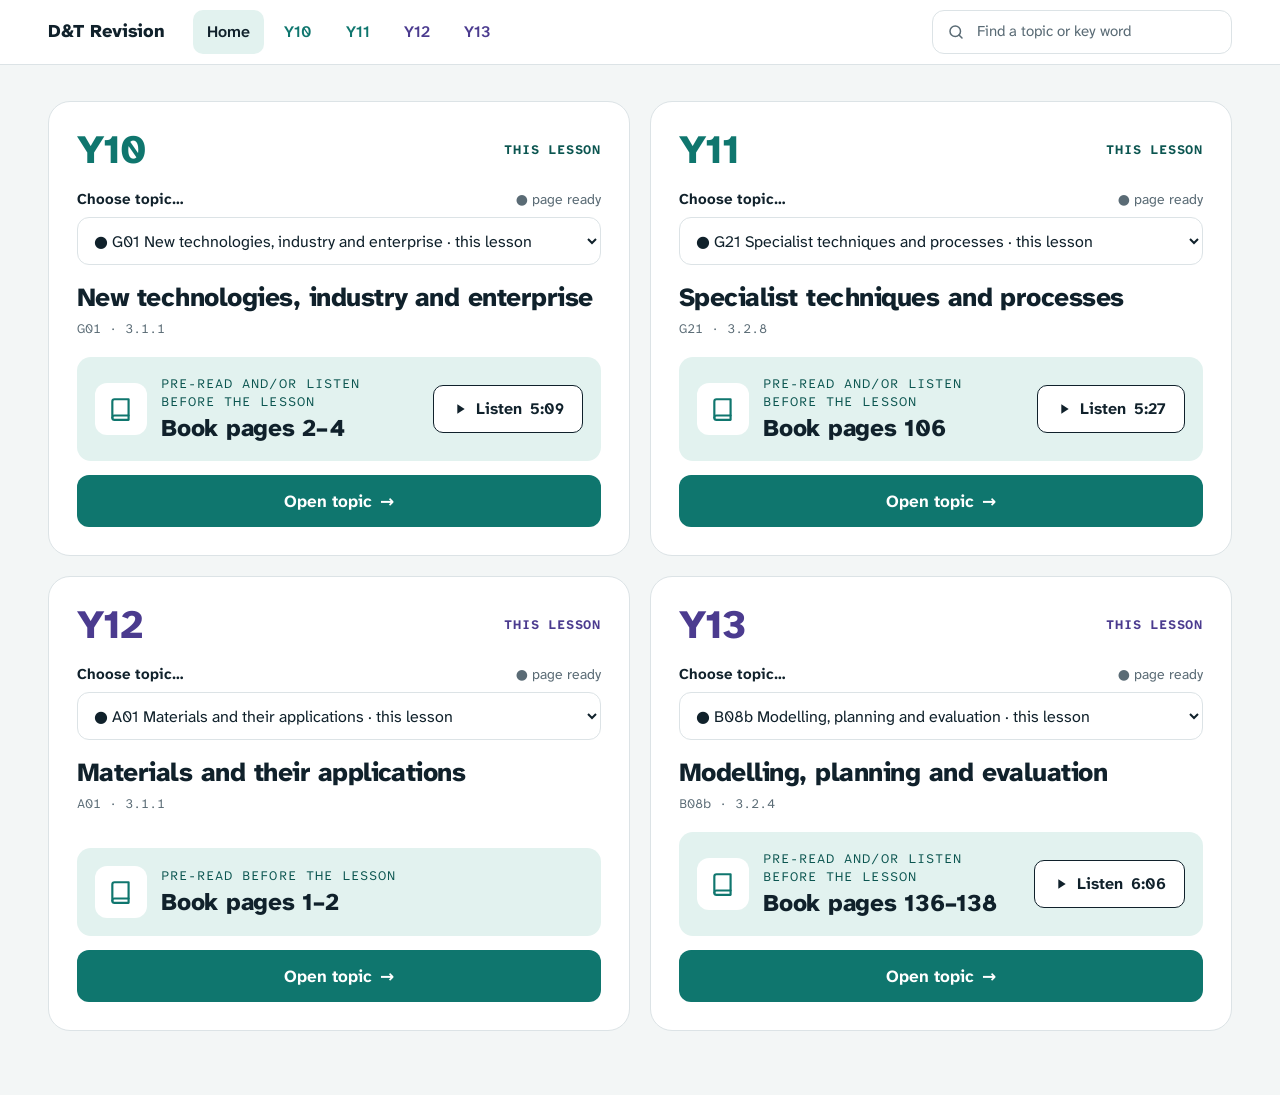
<file: index.html>
<!doctype html>
<html lang="en-GB">
<head>
  <meta charset="utf-8">
  <meta name="viewport" content="width=device-width, initial-scale=1">
  <title>D&amp;T Revision</title>
  <link rel="icon" href="assets/icons/favicon-32.png" sizes="32x32" type="image/png">
  <link rel="icon" href="assets/icons/favicon-16.png" sizes="16x16" type="image/png">
  <link rel="icon" href="assets/icons/favicon.svg" type="image/svg+xml">
  <link rel="apple-touch-icon" href="assets/icons/apple-touch-icon.png">
  <link rel="manifest" href="site.webmanifest">
  <link rel="preconnect" href="https://fonts.googleapis.com">
  <link rel="preconnect" href="https://fonts.gstatic.com" crossorigin>
  <link rel="stylesheet" href="https://fonts.googleapis.com/css2?family=Atkinson+Hyperlegible+Next:wght@400;500;600;700;800&amp;family=Atkinson+Hyperlegible+Mono:wght@400;500&amp;display=swap">
  <link rel="stylesheet" href="assets/css/site.css">
  <link rel="stylesheet" href="assets/css/topic.css">
  <link rel="stylesheet" href="assets/css/components.css">
  <link rel="stylesheet" href="assets/css/pages.css">
  <script type="module" src="assets/js/home.js"></script>
</head>
<body>
  <a class="skip" href="#main">Skip to content</a>
  <header class="topbar" id="topbar"></header>
  <main id="main" class="home"></main>
  <noscript><p class="message">This page needs JavaScript turned on.</p></noscript>
</body>
</html>
</file>
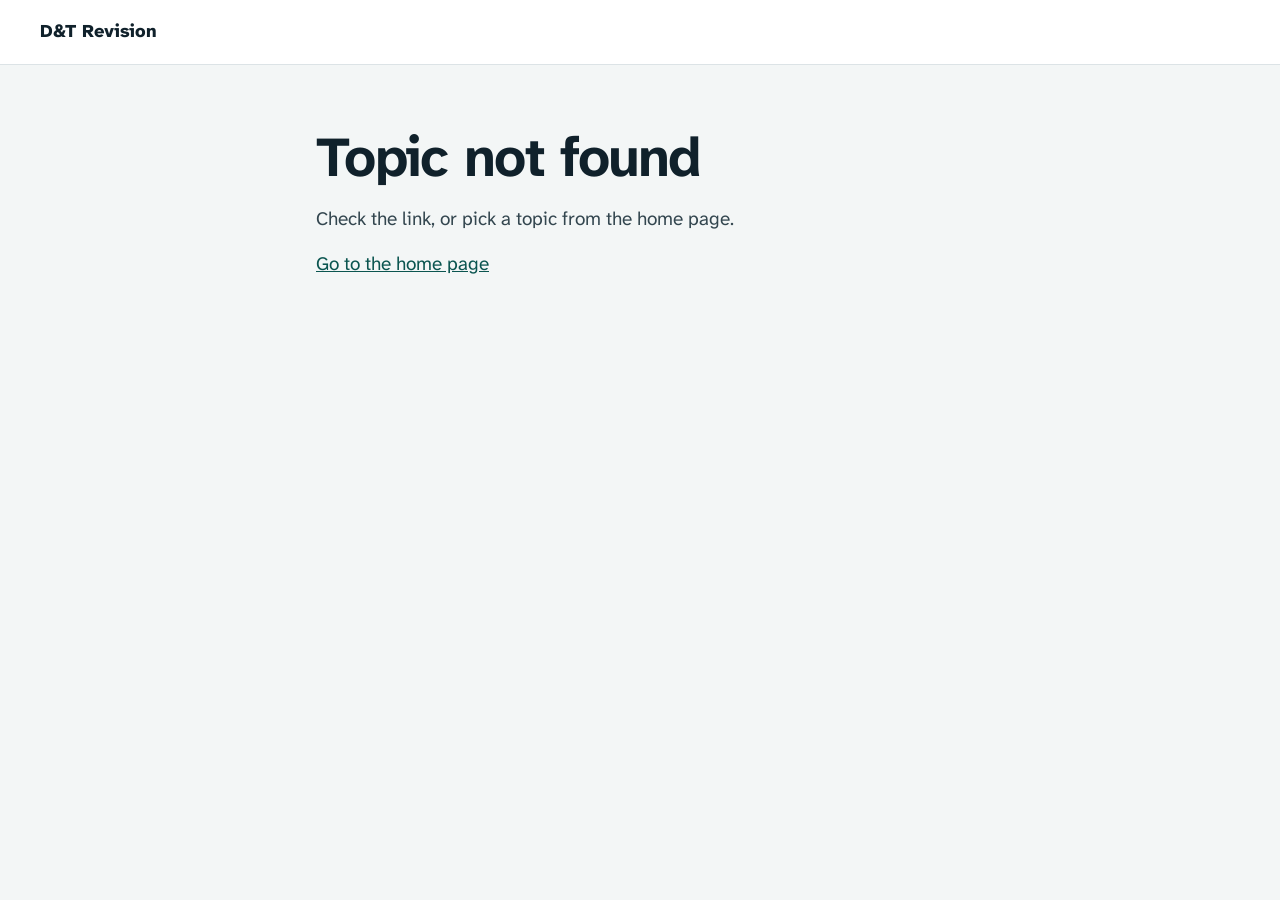
<file: topic.html>
<!doctype html>
<html lang="en-GB">
<head>
  <meta charset="utf-8">
  <meta name="viewport" content="width=device-width, initial-scale=1">
  <title>Topic · D&amp;T Revision</title>
  <link rel="icon" href="assets/icons/favicon-32.png" sizes="32x32" type="image/png">
  <link rel="icon" href="assets/icons/favicon-16.png" sizes="16x16" type="image/png">
  <link rel="icon" href="assets/icons/favicon.svg" type="image/svg+xml">
  <link rel="apple-touch-icon" href="assets/icons/apple-touch-icon.png">
  <link rel="manifest" href="site.webmanifest">
  <link rel="preconnect" href="https://fonts.googleapis.com">
  <link rel="preconnect" href="https://fonts.gstatic.com" crossorigin>
  <link rel="stylesheet" href="https://fonts.googleapis.com/css2?family=Atkinson+Hyperlegible+Next:wght@400;500;600;700;800&amp;family=Atkinson+Hyperlegible+Mono:wght@400;500&amp;display=swap">
  <link rel="stylesheet" href="assets/css/site.css">
  <link rel="stylesheet" href="assets/css/topic.css">
  <link rel="stylesheet" href="assets/css/components.css">
  <link rel="stylesheet" href="assets/css/organiser.css">
  <link rel="stylesheet" href="assets/css/print.css">
  <script type="module" src="assets/js/topic.js"></script>
</head>
<body>
  <a class="skip" href="#main">Skip to content</a>
  <header class="topbar" id="topbar"></header>
  <div id="app"></div>
  <noscript><p class="message">This page needs JavaScript turned on.</p></noscript>
</body>
</html>
</file>
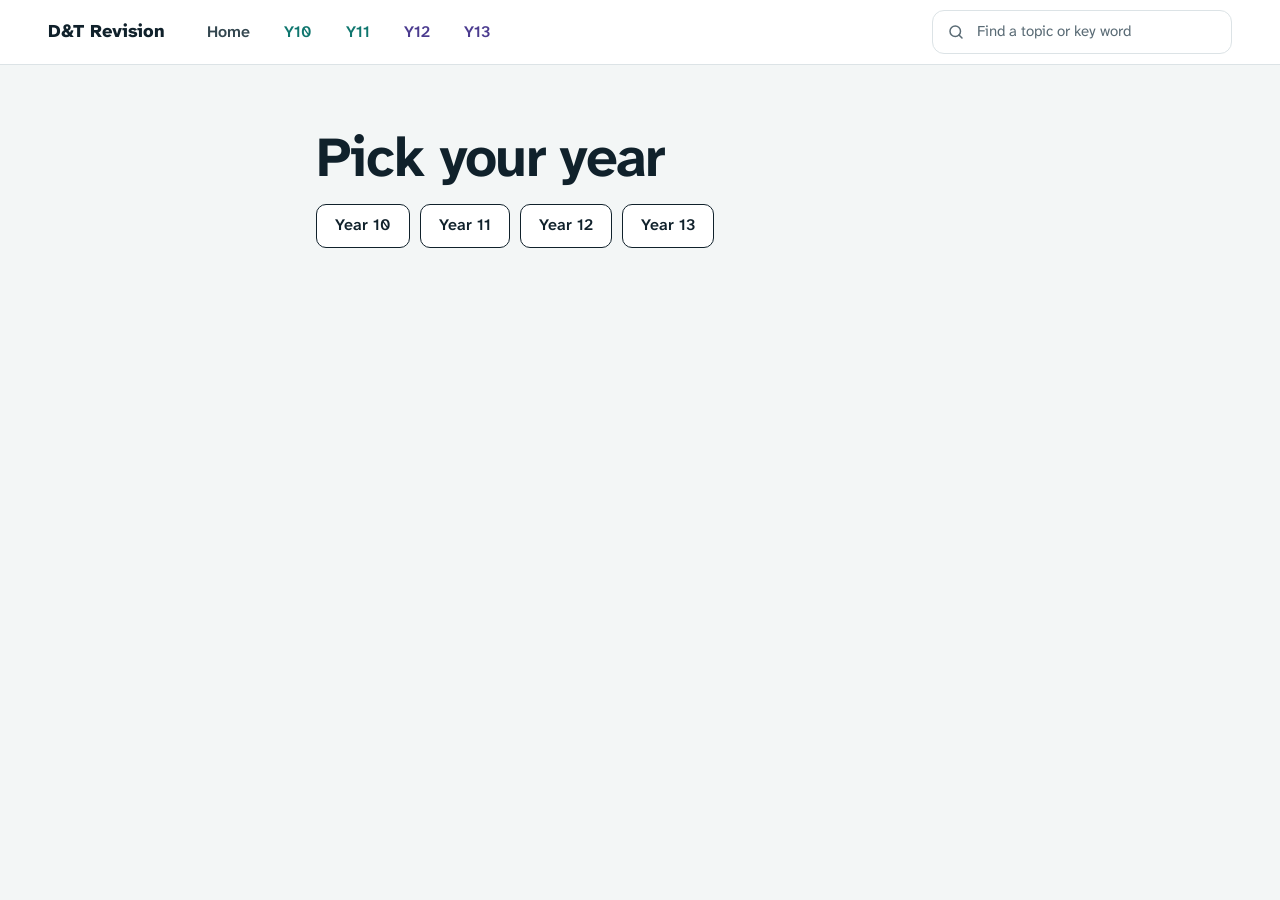
<file: year.html>
<!doctype html>
<html lang="en-GB">
<head>
  <meta charset="utf-8">
  <meta name="viewport" content="width=device-width, initial-scale=1">
  <title>Year group · D&amp;T Revision</title>
  <link rel="icon" href="assets/icons/favicon-32.png" sizes="32x32" type="image/png">
  <link rel="icon" href="assets/icons/favicon-16.png" sizes="16x16" type="image/png">
  <link rel="icon" href="assets/icons/favicon.svg" type="image/svg+xml">
  <link rel="apple-touch-icon" href="assets/icons/apple-touch-icon.png">
  <link rel="manifest" href="site.webmanifest">
  <link rel="preconnect" href="https://fonts.googleapis.com">
  <link rel="preconnect" href="https://fonts.gstatic.com" crossorigin>
  <link rel="stylesheet" href="https://fonts.googleapis.com/css2?family=Atkinson+Hyperlegible+Next:wght@400;500;600;700;800&amp;family=Atkinson+Hyperlegible+Mono:wght@400;500&amp;display=swap">
  <link rel="stylesheet" href="assets/css/site.css">
  <link rel="stylesheet" href="assets/css/topic.css">
  <link rel="stylesheet" href="assets/css/components.css">
  <link rel="stylesheet" href="assets/css/pages.css">
  <script type="module" src="assets/js/year.js"></script>
</head>
<body>
  <a class="skip" href="#main">Skip to content</a>
  <header class="topbar" id="topbar"></header>
  <main id="main" class="yearpage"></main>
  <noscript><p class="message">This page needs JavaScript turned on.</p></noscript>
</body>
</html>
</file>
<file: assets/css/site.css>
/* D&T Revision · shared styles. Design: "E · Lesson path". */

:root {
  /* Type */
  --f-body: "Atkinson Hyperlegible Next", system-ui, -apple-system, "Segoe UI", sans-serif;
  --f-mono: "Atkinson Hyperlegible Mono", ui-monospace, SFMono-Regular, Consolas, monospace;
  /* rem = 16px (x1.2 in teaching mode), so every size scales together */
  --fs-body: 1.1875rem;   /* 19px; range 18-21px */
  --fs-h1: 3.5rem;        /* 56px */
  --lh-body: 1.55;
  --tracking-head: -0.03em;
  --scale: 1;

  /* Ground and cards */
  --ground: #F3F6F6;
  --card: #FFFFFF;
  --card-border: #DCE3E6;
  --radius: 18px;

  /* Text */
  --ink: #10212B;
  --body: #33464F;
  --muted: #5A6B75;
  --rule: #E8EEF0;

  /* Accent */
  --teal: #0F766E;
  --teal-soft: #E2F2EF;
  --teal-dark: #0B5550;
  --teal-light: #5EC4B6;
  --panel-dark: #10212B;

  /* Semantic */
  --correct: #1F7A45;
  --correct-bg: #E3F3E9;
  --unsure: #9A6200;
  --unsure-bg: #FBEFD6;
  --wrong: #B4301D;
  --wrong-bg: #FBE4E0;

  /* Material tags */
  --timber: #7A4D24;
  --timber-bg: #F3E8DC;
  --polymer: #1F5590;
  --polymer-bg: #E3EDF8;

  /* Level tags */
  --gcse: var(--teal);
  --gcse-bg: var(--teal-soft);
  --alevel: #4B3B8F;
  --alevel-bg: #E8E5F4;

  /* Controls */
  /* Mind map branches: each branch keeps its own colour (text on the soft tint and white on
     the colour both at least 4.5:1). */
  --br1: #0F766E; --br1-soft: #E2F2EF;
  --br2: #1D5FA8; --br2-soft: #E4EDF9;
  --br3: #5B3FA0; --br3-soft: #ECE7F7;
  --br4: #9B2C6C; --br4-soft: #F8E5F0;
  --br5: #A3441A; --br5-soft: #FBE9E0;
  --br6: #5C6B0E; --br6-soft: #EEF2DC;
  --br7: #7E5A06; --br7-soft: #F7EED9;
  --br8: #A1263F; --br8-soft: #F9E3E7;
  --br9: #48596B; --br9-soft: #E8ECF1;
  --br10: #0A6A8A; --br10-soft: #E0F0F6;

  --seg: #EDF1F2;
  --dot-grey: #C9D4D8;
  --line-grey: #DCE3E6;

  /* Interaction */
  --tap: 44px;

  /* Widths: text at reading width; visual components use the full width available. */
  --read: 864px;
  --wide: 1300px;
}

html.teach { --scale: 1.2; }

*, *::before, *::after { box-sizing: border-box; }
[hidden] { display: none !important; }

html {
  font-size: calc(16px * var(--scale));
  -webkit-text-size-adjust: 100%;
}

body {
  margin: 0;
  background: var(--ground);
  color: var(--body);
  font-family: var(--f-body);
  font-size: var(--fs-body);
  line-height: var(--lh-body);
  -webkit-font-smoothing: antialiased;
  overflow-x: hidden;
}

h1, h2, h3 {
  color: var(--ink);
  font-weight: 700;
  line-height: 1.05;
  letter-spacing: var(--tracking-head);
  margin: 0;
  text-wrap: balance;
}
h1 { font-size: var(--fs-h1); }

p { margin: 0; }
a { color: var(--teal-dark); }
img { max-width: 100%; height: auto; }

button { font: inherit; color: inherit; cursor: pointer; }

:focus-visible { outline: 3px solid var(--teal); outline-offset: 3px; }

.mono { font-family: var(--f-mono); }

.card {
  background: var(--card);
  border: 1px solid var(--card-border);
  border-radius: var(--radius);
}

.sr-only {
  position: absolute;
  width: 1px; height: 1px;
  overflow: hidden;
  clip: rect(0 0 0 0);
  white-space: nowrap;
}

.skip {
  position: absolute;
  left: -9999px;
}
.skip:focus { left: 16px; top: 16px; z-index: 100; display: inline-flex; align-items: center; min-height: var(--tap); padding: 0 16px; border-radius: 10px; background: var(--card); }

@media (max-width: 620px) {
  :root { --fs-body: 1.125rem; --fs-h1: 2.5rem; }
}

@media (prefers-reduced-motion: reduce) {
  *, *::before, *::after {
    animation-duration: 0.01ms !important;
    animation-iteration-count: 1 !important;
    transition-duration: 0.01ms !important;
    scroll-behavior: auto !important;
  }
}
</file>
<file: assets/css/topic.css>
/* Topic page: top bar, overview, path rail, stages, teaching mode. */

.ico { width: 1.2em; height: 1.2em; flex: none; fill: none; stroke: currentColor; stroke-width: 1.8; stroke-linecap: round; stroke-linejoin: round; }

/* ---------- Top bar ---------- */
.topbar { position: sticky; top: 0; z-index: 20; background: var(--card); border-bottom: 1px solid var(--card-border); }
.topbar-in { display: flex; align-items: center; gap: 16px; min-height: 64px; padding: 8px 40px; }
.brand { display: inline-flex; align-items: center; min-height: var(--tap); font-size: 1.125rem; font-weight: 800; color: var(--ink); text-decoration: none; white-space: nowrap; }

.crumbs { flex: 1; min-width: 0; font-size: .9375rem; color: var(--muted); }
.crumbs ol { display: flex; align-items: center; margin: 0; padding: 0; list-style: none; white-space: nowrap; }
.crumbs li { display: flex; align-items: center; flex: none; min-height: var(--tap); }
.crumbs li + li::before { content: "›"; margin: 0 .55em; }
.crumbs li.crumb-topic { flex: 0 1 auto; min-width: min(9em, 100%); }
.crumbs .crumb-topic > * { min-width: 0; overflow: hidden; text-overflow: ellipsis; }
.crumbs a { display: inline-block; min-width: var(--tap); padding: 12px 0; color: var(--muted); text-align: center; text-decoration: none; }
.crumbs a:hover { text-decoration: underline; }
html.teach .crumbs .crumb-section { display: none; }
.crumbs .crumb-topic a, .crumbs [aria-current] { color: var(--ink); font-weight: 700; }

.modes { display: inline-flex; gap: 2px; padding: 3px; border-radius: 10px; background: var(--seg); }
.modes button { min-height: var(--tap); padding: 0 14px; border: 0; border-radius: 8px; background: transparent; color: var(--muted); font-size: .875rem; font-weight: 600; }
.modes button[aria-pressed="true"] { background: var(--card); color: var(--ink); box-shadow: 0 1px 2px rgba(16, 33, 43, .12); }

.teach-btn { display: inline-flex; align-items: center; gap: 8px; min-height: var(--tap); padding: 0 14px; border: 1.5px solid var(--ink); border-radius: 10px; background: var(--card); color: var(--ink); font-size: .9375rem; font-weight: 600; white-space: nowrap; }
.teach-btn .ico { display: none; width: 22px; height: 22px; }
.teach-btn[aria-pressed="true"] { border-color: var(--teal); background: var(--teal); color: #FFFFFF; }

/* ---------- Shared bits ---------- */
.label { margin: 0; font-family: var(--f-mono); font-size: .8125rem; font-weight: 400; letter-spacing: 0; color: var(--muted); }

.tags { display: flex; flex-wrap: wrap; gap: 8px; }
.tag { padding: 4px 12px; border: 1px solid var(--card-border); border-radius: 999px; background: var(--card); color: var(--body); font-family: var(--f-mono); font-size: .8125rem; }
.tag.gcse { border-color: transparent; background: var(--gcse-bg); color: var(--gcse); }
.tag.alevel { border-color: transparent; background: var(--alevel-bg); color: var(--alevel); }
.tag.timber { border-color: transparent; background: var(--timber-bg); color: var(--timber); }
.tag.polymer { border-color: transparent; background: var(--polymer-bg); color: var(--polymer); }

.book { display: flex; align-items: center; gap: 14px; margin: 0; padding: 14px 16px; border-radius: 14px; background: var(--teal-soft); color: var(--teal-dark); }
.book .ico { width: 26px; height: 26px; color: var(--teal); }
.book b { display: block; font-size: 1.125rem; font-weight: 800; }
.book span span { font-size: .875rem; }

/* ---------- Overview ---------- */
.overview { display: grid; grid-template-columns: minmax(0, 1fr) 500px; gap: 32px; align-items: start; max-width: 1280px; margin: 0 auto; padding: 48px; }
.ov-main { display: flex; flex-direction: column; gap: 22px; }
.ov-main h1 { font-weight: 800; line-height: 1; }

.needs { display: flex; flex-direction: column; gap: 12px; padding: 22px 24px; }
.needs ul { display: flex; flex-direction: column; gap: 12px; margin: 0; padding: 0; list-style: none; }
.needs li { display: flex; gap: 12px; font-size: 1.125rem; }
.needs li::before { content: ""; flex: none; width: 8px; height: 8px; margin-top: .62em; border-radius: 50%; background: var(--teal); }

.starts { display: grid; grid-template-columns: repeat(2, minmax(0, 1fr)); align-items: stretch; gap: 14px; }
.start { display: flex; flex-direction: column; gap: 6px; padding: 22px; border-radius: var(--radius); text-decoration: none; }
.start-title { font-size: 1.5rem; font-weight: 800; letter-spacing: -.01em; }
.start-sub { font-size: 1rem; }
.start.lesson { background: var(--teal); color: #FFFFFF; }
.start.revise { border: 1.5px solid var(--ink); background: var(--card); color: var(--ink); }
.start.revise .start-sub { color: var(--body); }
.start:hover .start-title { text-decoration: underline; }

.preread { display: flex; flex-direction: column; gap: 18px; padding: 26px; border: 1px solid var(--card-border); border-radius: 22px; background: var(--card); scroll-margin-top: 80px; }
.preread-head { display: flex; justify-content: space-between; align-items: center; gap: 12px; }
.preread-head h2 { font-size: 1.375rem; font-weight: 800; letter-spacing: -.01em; }
/* Print row: the foot of the Before the lesson card (pinned to the bottom, alignment rule). */
.pr-print { display: flex; flex-wrap: wrap; align-items: center; gap: 10px 12px; margin-top: auto; padding-top: 16px; border-top: 1px solid var(--rule); }
.pr-label { display: inline-flex; align-items: center; gap: 8px; color: var(--ink); }
.pr-label > span { display: flex; flex-direction: column; }
.pr-label b { font-weight: 800; line-height: 1.2; }
.pr-label .ico { width: 20px; height: 20px; color: var(--teal); }
.pr-sides { color: var(--muted); font-family: var(--f-mono); font-size: .75rem; white-space: nowrap; }
.pr-btns { display: flex; flex-wrap: wrap; gap: 8px; margin-left: auto; }
.pr-btns .btn-line { min-height: var(--tap); padding: 0 14px; font-size: .9375rem; }
.pick { padding: 5px 12px; border-radius: 999px; background: var(--ground); color: var(--body); font-size: .875rem; font-weight: 700; }

.tabs { display: inline-flex; align-self: flex-start; padding: 4px; border-radius: 12px; background: var(--seg); }
.tabs button { min-height: var(--tap); padding: 0 18px; border: 0; border-radius: 9px; background: transparent; color: var(--muted); font-size: 1rem; font-weight: 700; }
.tabs [aria-selected="true"] { background: var(--card); color: var(--ink); box-shadow: 0 1px 2px rgba(16, 33, 43, .12); }
.tabpanel { border-radius: 18px; }

.player { display: flex; flex-direction: column; gap: 18px; padding: 22px; border-radius: 18px; background: var(--panel-dark); color: #FFFFFF; }
.player-top { display: flex; align-items: center; gap: 16px; }
.play { display: grid; place-items: center; flex: none; width: 64px; height: 64px; border: 0; border-radius: 50%; background: var(--teal-light); color: var(--panel-dark); }
.play .ico { width: 24px; height: 24px; fill: currentColor; stroke: none; }
.play:disabled, .player-btns button:disabled { cursor: not-allowed; opacity: .55; }
.player-title { display: flex; flex-direction: column; gap: 4px; }
.player-title b { font-size: 1.1875rem; }
.player-title span { font-size: .9375rem; color: #A9C2C6; }
.wave-wrap { position: relative; }
.wave-wrap:focus-within { outline: 3px solid var(--teal-light); outline-offset: 4px; border-radius: 6px; }
.wave { display: flex; align-items: flex-end; gap: 3px; height: 44px; }
.wave span { flex: 1; border-radius: 2px; background: #3A5560; }
.wave span.on { background: var(--teal-light); }
.seek { position: absolute; inset: 0; width: 100%; height: 100%; margin: 0; opacity: 0; cursor: pointer; }
.player audio { display: none; }
.play .ico.ico { fill: currentColor; stroke: none; }
.player-btns .rate { min-width: 64px; border-color: var(--teal-light); color: var(--teal-light); }
.player-foot { display: flex; flex-wrap: wrap; justify-content: space-between; align-items: center; gap: 8px; font-family: var(--f-mono); font-size: .875rem; color: #A9C2C6; }
.player-btns { display: flex; gap: 6px; }
.player-btns button { min-height: var(--tap); padding: 0 10px; border: 1px solid #3A5560; border-radius: 8px; background: transparent; color: #A9C2C6; font-family: var(--f-mono); font-size: .875rem; }

/* ---------- Path rail ---------- */
.path-layout { display: flex; min-height: calc(100vh - 65px); }
.rail { flex: none; width: 300px; padding: 36px 28px; border-right: 1px solid var(--card-border); background: var(--card); }
.rail .rail-label { display: block; margin-bottom: 16px; font-family: var(--f-mono); font-size: .8125rem; color: var(--muted); }
.steps { margin: 0; padding: 0; list-style: none; }
.step { position: relative; }
.step:not(:last-child)::after { content: ""; position: absolute; top: 34px; bottom: 4px; left: 14px; width: 2px; border-radius: 2px; background: var(--line-grey); }
.step.done:not(:last-child)::after { background: var(--teal); }
.step-link { display: flex; gap: 14px; min-height: var(--tap); padding-bottom: 18px; border-radius: 10px; color: inherit; text-decoration: none; }
.step-link:hover .step-label { text-decoration: underline; }
.dot { display: grid; place-items: center; flex: none; width: 30px; height: 30px; border: 2px solid var(--dot-grey); border-radius: 50%; background: var(--card); color: var(--muted); font-size: .875rem; font-weight: 700; }
.dot .ico { width: 16px; height: 16px; stroke-width: 3; }
.step.done .dot { border-color: var(--teal); background: var(--teal); color: #FFFFFF; }
.step.now .dot { border-color: var(--teal); color: var(--teal); }
.step-text { display: flex; flex-direction: column; gap: 4px; min-width: 0; padding-top: 2px; }
.step-label { color: var(--ink); font-size: 1.125rem; font-weight: 600; }
.step.next .step-label { color: var(--muted); }
.step.now .step-label { font-weight: 800; }
.step-sub { color: var(--muted); font-size: .875rem; }

.chunks { display: flex; flex-direction: column; gap: 2px; margin: -10px 0 18px 44px; padding: 0; list-style: none; }
.chunks a, .chunk-strip a { display: flex; align-items: center; gap: 10px; min-height: var(--tap); padding: 0 10px; border-radius: 8px; color: var(--muted); font-size: .9375rem; font-weight: 500; text-decoration: none; }
.chunks a:hover, .chunk-strip a:hover { color: var(--ink); }
.chunks a[aria-current] { background: var(--teal-soft); color: var(--teal-dark); font-weight: 700; }
.cdot { flex: none; width: 8px; height: 8px; border-radius: 50%; background: var(--dot-grey); }
.chunks a.done .cdot, .chunks a[aria-current] .cdot, .chunk-strip a.done .cdot, .chunk-strip a[aria-current] .cdot { background: var(--teal); }

.readbox { display: flex; flex-direction: column; gap: 4px; margin-top: 16px; padding: 16px; border-radius: 16px; background: var(--teal-soft); }
.readbox .label { color: var(--teal-dark); font-size: .75rem; }
.readbox b { color: var(--ink); font-size: 1.875rem; font-weight: 800; line-height: 1.1; }
.readbox span:last-child { color: var(--body); font-size: .875rem; }

.chunk-strip { display: none; gap: 8px; margin: 0 -16px; padding: 0 16px 4px; overflow-x: auto; list-style: none; scrollbar-width: thin; }
.chunk-strip li { flex: none; }
.chunk-strip a { border: 1px solid var(--card-border); border-radius: 999px; background: var(--card); padding: 0 14px; white-space: nowrap; }
.chunk-strip a[aria-current] { border-color: var(--teal); background: var(--teal-soft); color: var(--teal-dark); font-weight: 700; }

/* ---------- Stage ---------- */
/* Widths: text at reading width (--read, set in site.css); visual components (mind map, diagrams,
   organiser, card and option grids) use the full width beside the rail, up to --wide. */
.stage { display: flex; flex-direction: column; gap: 24px; flex: 1; min-width: 0; max-width: calc(var(--wide) + 112px); padding: 48px 56px 64px; }
.stage > * { width: 100%; max-width: var(--read); }
.stage > :is(.stage-head, .stage-foot, .chunk-strip, .mm, .org, .reveal-group, .wai, .recall-pair, .hotspot, .apply, .odd) { max-width: var(--wide); }
.stage-titles { max-width: var(--read); }
.stage-head { display: flex; flex-wrap: wrap; justify-content: space-between; align-items: flex-end; gap: 16px 24px; }
.stage-titles { display: flex; flex-direction: column; gap: 8px; min-width: 0; }
.eyebrow { font-family: var(--f-mono); font-size: .875rem; color: var(--teal); }
.stage h1 { font-weight: 800; line-height: 1; }
.lead { max-width: 620px; color: var(--body); font-size: 1.25rem; }
.hints { display: flex; flex-wrap: wrap; gap: 8px; }
.hint { display: inline-flex; align-items: center; gap: 8px; padding: 8px 14px; border: 1px solid var(--card-border); border-radius: 999px; background: var(--card); color: var(--body); font-size: .9375rem; font-weight: 600; }
.hint .ico { width: 18px; height: 18px; color: var(--teal); }
.teach-tip { display: none; flex-basis: 100%; padding: 12px 16px; border-radius: 12px; background: var(--panel-dark); color: #FFFFFF; font-size: 1rem; }
.teach-tip b { margin-right: .6em; color: var(--teal-light); font-family: var(--f-mono); font-size: .8125rem; font-weight: 500; }
html.teach .teach-tip { display: block; }

.placeholder { padding: 40px 24px; border: 1.5px dashed var(--dot-grey); background: transparent; color: var(--muted); font-family: var(--f-mono); font-size: .875rem; text-align: center; }

.stage-foot { display: flex; flex-wrap: wrap; justify-content: space-between; align-items: center; gap: 12px 16px; margin-top: 8px; padding-top: 20px; border-top: 1px solid var(--card-border); }
.stage-foot .back { display: inline-flex; align-items: center; min-height: var(--tap); color: var(--muted); font-size: 1.0625rem; text-decoration: none; }
.stage-foot .back:hover { color: var(--ink); text-decoration: underline; }
.stage-foot .next { display: inline-flex; align-items: center; min-height: 52px; margin-left: auto; padding: 0 22px; border-radius: 12px; background: var(--teal); color: #FFFFFF; font-size: 1.125rem; font-weight: 700; text-decoration: none; }
.stage-foot .next:hover { background: var(--teal-dark); }

/* ---------- Teaching mode presenter ---------- */
.present { display: none; position: fixed; right: 24px; bottom: 24px; z-index: 30; gap: 8px; }
html.teach.in-stage .present { display: flex; }
html.teach .stage { padding-top: 28px; padding-bottom: 128px; }
/* Teaching mode (projector): a narrower rail leaves more room for the stage. */
html.teach .rail { width: 240px; padding: 28px 18px; }
.present button { min-height: 56px; padding: 0 22px; border: 0; border-radius: 14px; background: var(--panel-dark); color: #FFFFFF; font-size: 1.125rem; font-weight: 700; box-shadow: 0 8px 24px -8px rgba(16, 33, 43, .5); }
.present button:disabled { cursor: not-allowed; opacity: .4; }

/* ---------- Message (not found, coming soon) ---------- */
.message { display: flex; flex-direction: column; gap: 16px; max-width: 680px; margin: 0 auto; padding: 64px 16px; }
.message .book { align-self: flex-start; }

/* ---------- Narrower screens ---------- */
@media (max-width: 1100px) {
  .overview { grid-template-columns: minmax(0, 1fr); max-width: 760px; padding: 32px 24px; }
}

@media (max-width: 1023px) {
  .topbar-in { padding: 8px 24px; }
  .rail { width: 240px; padding: 28px 16px; }
  .stage { padding: 36px 32px 56px; }
  .crumbs .crumb-section { display: none; }
}

/* Phone: the rail becomes a strip under the top bar. */
@media (max-width: 767px) {
  .topbar-in { flex-wrap: wrap; gap: 0 10px; padding: 6px 16px 0; }
  .crumbs { order: 3; flex-basis: 100%; font-size: .875rem; }
  .modes { margin-left: auto; }
  .modes button { padding: 0 12px; }
  .teach-btn { justify-content: center; width: var(--tap); padding: 0; }
  .teach-btn .ico { display: block; }
  .teach-label { position: absolute; width: 1px; height: 1px; overflow: hidden; clip: rect(0 0 0 0); white-space: nowrap; }

  .overview { padding: 24px 16px 40px; }
  .starts { grid-template-columns: minmax(0, 1fr); }
  .preread { padding: 20px; }
  .pr-btns { flex-basis: 100%; margin-left: 0; }
  .pr-btns .btn-line { flex: 1 1 auto; white-space: nowrap; }

  .path-layout { flex-direction: column; min-height: 0; }
  .rail { width: auto; padding: 12px 0 8px; border-right: 0; border-bottom: 1px solid var(--card-border); }
  .rail .rail-label, .rail .chunks, .readbox, .step-sub { display: none; }
  .steps { display: flex; padding: 0 8px; overflow-x: auto; scrollbar-width: none; }
  .steps::-webkit-scrollbar { display: none; }
  .step { flex: none; width: 88px; }
  .step:not(:last-child)::after { top: 19px; bottom: auto; left: calc(50% + 19px); width: calc(100% - 38px); height: 2px; }
  .step-link { flex-direction: column; align-items: center; gap: 6px; padding: 4px 2px 6px; text-align: center; }
  .step-text { padding-top: 0; }
  .step-label { font-size: .875rem; line-height: 1.25; }

  .chunk-strip { display: flex; }
  .stage { gap: 20px; padding: 20px 16px 40px; }
  .stage-head { flex-direction: column; align-items: flex-start; }
  .lead { font-size: 1.125rem; }
  .present { right: 12px; bottom: 12px; }
}

@media (max-width: 400px) {
  .brand { font-size: 1rem; }
  .modes button { padding: 0 10px; }
}

/* Teacher's Edit button (only in a browser that holds an edit-mode token). */
.edit-btn .ico { display: block; width: 20px; height: 20px; }
.edit-btn[aria-pressed="true"] { border-color: var(--unsure); background: var(--unsure-bg); color: var(--ink); }
@media (max-width: 767px) {
  /* Phone: the Edit button sits at the end of the breadcrumb line. */
  .topbar-in:has(.edit-btn) .crumbs { flex: 1 1 calc(100% - var(--tap) - 10px); min-width: 0; }
  .topbar-in .edit-btn { order: 4; }
}
</file>
<file: assets/css/components.css>
/* Lesson components: timer, reveal cards, What am I?, mind map, Learn. */

/* Alignment rule: in a grid of cards of the same kind, every card in a row is the same height
   (grid items stretch), each card is a flex column, and its interactive part
   (reveal area, buttons, options, link) is pushed to the bottom with
   margin-top: auto, so those parts line up across the row. */

/* ---------- Shared controls ---------- */
.btn-line, .btn-dark { display: inline-flex; align-items: center; justify-content: center; min-height: var(--tap); padding: 0 18px; border-radius: 10px; font-size: 1rem; font-weight: 600; }
.btn-line { border: 1.5px solid var(--ink); background: var(--card); color: var(--ink); }
.btn-dark { border: 0; background: var(--ink); color: #FFFFFF; }
.btn-line:disabled { border-color: var(--dot-grey); color: var(--muted); cursor: not-allowed; }
.btn-row { display: flex; flex-wrap: wrap; align-items: center; gap: 10px; }
.btn-row .hint { margin-left: auto; }

.seg { display: inline-flex; gap: 2px; padding: 3px; border-radius: 10px; background: var(--seg); }
.seg button { min-height: var(--tap); padding: 0 12px; border: 0; border-radius: 8px; background: transparent; color: var(--muted); font-size: .875rem; font-weight: 600; }
.seg button[aria-pressed="true"] { background: var(--card); color: var(--ink); box-shadow: 0 1px 2px rgba(16, 33, 43, .12); }

.opt { min-height: 52px; padding: 12px 14px; border: 1.5px solid var(--card-border); border-radius: 12px; background: #F7F9F9; color: var(--ink); font-size: 1.125rem; font-weight: 600; text-align: left; }
.opt:hover:not(:disabled) { border-color: var(--teal); }
.opt:disabled { cursor: default; }
.opt.good { border-color: var(--correct); background: var(--correct-bg); color: var(--correct); }
.opt.bad { border-color: var(--wrong); background: var(--wrong-bg); color: var(--wrong); }

.feedback { display: flex; align-items: center; gap: 8px; margin: 0; font-size: 1.0625rem; font-weight: 600; }
.feedback:empty { display: none; }
.feedback .ico { width: 20px; height: 20px; stroke-width: 2.6; }
.feedback.good { color: var(--correct); }
.feedback.bad { color: var(--wrong); }

.pips { display: flex; gap: 6px; }
.pips span { width: 32px; height: 6px; border-radius: 999px; background: var(--dot-grey); }
.pips .on { background: var(--teal); }
.pips .good { background: var(--correct); }
.pips .bad { background: var(--wrong); }

.tag.both { border-color: transparent; background: var(--seg); color: var(--body); }
.mdots { display: inline-flex; gap: 3px; margin-left: 8px; vertical-align: middle; }
.mdots i { width: 8px; height: 8px; border-radius: 50%; }
.mdots i.timber { background: var(--timber); }
.mdots i.polymer { background: var(--polymer); }

.img-slot { margin: 0; }
.img-slot img { display: block; width: 100%; border-radius: 14px; }
.img-slot figcaption { margin-top: 4px; color: var(--muted); font-size: .75rem; }
.img-caption { display: block; margin: 4px 0 2px; font-size: 1rem; line-height: 1.45; }
.img-credit-line { display: block; }

.teach-only { display: none; }
html.teach .teach-only { display: block; }
.stage-aside { display: flex; flex-direction: column; align-items: flex-end; gap: 12px; }

/* ---------- Timer ---------- */
.timer { display: flex; align-items: center; gap: 18px; padding: 14px 18px; }
.timer-ring { --used: 0%; position: relative; display: grid; place-items: center; flex: none; width: 84px; height: 84px; border-radius: 50%; background: conic-gradient(from 0deg, var(--seg) 0 var(--used), var(--teal) var(--used) 100%); }
.timer-ring::before { content: ""; position: absolute; inset: 7px; border-radius: 50%; background: var(--card); }
.timer-time { position: relative; color: var(--ink); font-size: 1.5rem; font-weight: 800; font-variant-numeric: tabular-nums; }
.timer.done .timer-ring { background: var(--unsure); }
.timer.done .timer-time { color: var(--unsure); font-size: 1.125rem; }
.timer-controls { display: flex; flex-direction: column; gap: 8px; }
.timer-btns { display: flex; gap: 6px; }
.timer-btns button { min-height: var(--tap); padding: 0 14px; font-size: .875rem; }
.timer-go { border: 0; border-radius: 10px; background: var(--ink); color: #FFFFFF; font-weight: 700; }

/* ---------- Reveal cards ---------- */
.reveal-group { display: flex; flex-direction: column; align-items: flex-start; gap: 14px; container-type: inline-size; }
.reveals { display: grid; grid-template-columns: repeat(2, minmax(0, 1fr)); align-items: stretch; gap: 14px; width: 100%; }
.reveals.one { grid-template-columns: minmax(0, 1fr); }
/* Wide screens: four Do now cards side by side. */
@container (min-width: 1100px) { .reveals:not(.one):has(> :nth-child(4):last-child) { grid-template-columns: repeat(4, minmax(0, 1fr)); } }
.reveal { display: flex; flex-direction: column; align-items: stretch; gap: 14px; width: 100%; padding: 22px; border: 1.5px solid var(--card-border); border-radius: var(--radius); background: var(--card); color: var(--ink); text-align: left; }
.reveal:hover { border-color: var(--teal); }
.reveal[aria-expanded="true"] { border-color: var(--teal); }
.reveal-from { font-family: var(--f-mono); font-size: .8125rem; color: var(--muted); }
.reveal-q { font-size: 1.375rem; font-weight: 700; line-height: 1.35; }
.reveal-ph { margin-top: auto; padding: 14px; border: 1.5px dashed var(--dot-grey); border-radius: 12px; color: var(--muted); font-size: 1rem; font-weight: 600; text-align: center; }
.reveal-answer { margin-top: auto; padding: 14px 16px; border-radius: 12px; background: var(--teal-soft); color: var(--teal-dark); font-size: 1.125rem; line-height: 1.5; }

/* On a soft-teal panel ("Before you move on") */
.reveal.on-teal { padding: 0; border: 0; background: transparent; }
.reveal.on-teal .reveal-q { font-size: 1.375rem; }
.reveal.on-teal .reveal-ph { border: 0; background: rgba(255, 255, 255, .7); color: var(--teal-dark); }
.reveal.on-teal .reveal-answer { background: var(--card); }

/* ---------- What am I? ---------- */
.wai { display: flex; flex-direction: column; gap: 14px; padding: 24px; }
.wai-head { display: flex; flex-wrap: wrap; align-items: center; gap: 10px 14px; }
.wai-head h2 { font-size: 1.5rem; font-weight: 800; letter-spacing: -.01em; }
.wai-score { margin-left: auto; color: var(--teal); font-size: 2.25rem; font-weight: 800; line-height: 1; }
.wai-clues { max-width: var(--read); display: flex; flex-direction: column; gap: 10px; margin: 0; padding: 0; list-style: none; }
.wai-clues li { display: flex; align-items: center; gap: 14px; min-height: 52px; padding: 12px 16px; border: 1.5px solid var(--dot-grey); border-radius: 12px; background: var(--card); color: var(--ink); font-size: 1.1875rem; }
.wai-clues li.off { border-style: dashed; background: #F7F9F9; color: var(--muted); }
.wai-p { flex: none; min-width: 3.6em; white-space: nowrap; color: var(--teal); font-family: var(--f-mono); font-size: .8125rem; }
.wai-opts { display: grid; grid-template-columns: repeat(4, minmax(0, 1fr)); align-items: stretch; gap: 10px; }
.wai-opts .opt { text-align: center; }
.wai-foot { display: flex; flex-wrap: wrap; align-items: center; gap: 12px; }

/* ---------- Mind map ---------- */
.mm { display: flex; flex-direction: column; gap: 16px; container-type: inline-size; }
/* The map's height is set by mindmap.js from the measured nodes (the ratio is only the first paint). */
.mm-map { position: relative; width: 100%; min-width: 0; aspect-ratio: 864 / 520; overflow: hidden; }
.mm-canvas, .mm-lines { position: absolute; inset: 0; }
.mm-line { position: absolute; height: 2px; border-radius: 2px; background: var(--dot-grey); transform-origin: 0 50%; }
.mm-line.kid { background: #8FCFC6; }
.mm-node { position: absolute; transform: translate(-50%, -50%); font-family: inherit; text-align: center; }
.mm-centre { z-index: 1; max-width: var(--mm-cw, 220px); padding: 14px 20px; border-radius: 14px; background: var(--ink); color: #FFFFFF; font-size: clamp(1.125rem, 2.4cqw, 1.5rem); font-weight: 800; line-height: 1.15; text-wrap: balance; }
.mm-branch { z-index: 1; display: flex; flex-direction: column; align-items: center; gap: 2px; max-width: var(--mm-bw, 220px); min-height: var(--tap); padding: 10px 14px; border: 1.5px solid var(--card-border); border-radius: 14px; background: var(--card); color: var(--body); font-size: clamp(.9375rem, 1.8cqw, 1.0625rem); font-weight: 700; line-height: 1.2; }
.mm-label { text-wrap: balance; }
.mm-branch:hover { border-color: var(--teal); }
.mm-branch.open { border-color: var(--teal); background: var(--teal); color: #FFFFFF; }
.mm-count { font-family: var(--f-mono); font-size: .75rem; font-weight: 400; opacity: .85; white-space: nowrap; }
/* Branch colours: every branch keeps its colour (soft tint, coloured border and text); the open
   branch is filled with it, and its lines, item outlines and selection use it too. */
[data-br="0"] { --bc: var(--br1); --bc-soft: var(--br1-soft); }
[data-br="1"] { --bc: var(--br2); --bc-soft: var(--br2-soft); }
[data-br="2"] { --bc: var(--br3); --bc-soft: var(--br3-soft); }
[data-br="3"] { --bc: var(--br4); --bc-soft: var(--br4-soft); }
[data-br="4"] { --bc: var(--br5); --bc-soft: var(--br5-soft); }
[data-br="5"] { --bc: var(--br6); --bc-soft: var(--br6-soft); }
[data-br="6"] { --bc: var(--br7); --bc-soft: var(--br7-soft); }
[data-br="7"] { --bc: var(--br8); --bc-soft: var(--br8-soft); }
[data-br="8"] { --bc: var(--br9); --bc-soft: var(--br9-soft); }
[data-br="9"] { --bc: var(--br10); --bc-soft: var(--br10-soft); }
.mm-branch[data-br] { border-color: var(--bc); background: var(--bc-soft); color: var(--bc); }
.mm-branch[data-br] .mm-count { opacity: 1; }
.mm-branch[data-br]:hover { box-shadow: 0 0 0 3px var(--bc-soft); }
.mm-branch.open[data-br] { background: var(--bc); color: #FFFFFF; }
.mm-line[data-br] { background: var(--bc); opacity: .4; }
.mm-line.kid[data-br] { opacity: .55; }
.mm-leaf[data-br]:hover { border-color: var(--bc); }
.mm-leaf.sel[data-br] { border-color: var(--bc); box-shadow: 0 0 0 4px var(--bc-soft); }
.mm-leaf { z-index: 1; max-width: var(--mm-lw, 260px); min-height: var(--tap); padding: 8px 14px; border: 1.5px solid var(--card-border); border-radius: 12px; background: var(--card); color: var(--ink); font-size: clamp(.875rem, 1.7cqw, 1rem); font-weight: 600; line-height: 1.25; text-align: left; }
.mm-leaf:hover { border-color: var(--teal); }
.mm-leaf.sel { border-color: var(--teal); box-shadow: 0 0 0 4px var(--teal-soft); }
/* With a branch open, the other branches drop their item count (they are only context). */
.mm-map.has-open .mm-branch:not(.open) { padding: 8px 12px; }
.mm-map.has-open .mm-branch:not(.open) .mm-count { display: none; }

.mm-detail { display: grid; grid-template-columns: minmax(0, 1fr); gap: 24px; align-items: stretch; padding: 24px 28px; }
.mm-detail:has(.mm-detail-img) { grid-template-columns: minmax(0, 1fr) 200px; }
.mm-detail-text { display: flex; flex-direction: column; gap: 10px; min-height: 100%; max-width: var(--read); }
.mm-detail h3 { font-size: 1.75rem; font-weight: 800; }
.mm-detail p { font-size: 1.25rem; }
.mm-steps { margin: 0; padding-left: 1.3em; font-size: 1.0625rem; }
.mm-steps li + li { margin-top: 4px; }
.mm-read { align-self: flex-start; margin-top: auto; display: inline-flex; align-items: center; min-height: var(--tap); color: var(--teal); font-size: 1rem; font-weight: 700; text-decoration: none; }
.mm-read:hover { text-decoration: underline; }
.mm-detail-tags { display: flex; gap: 8px; }
.mm-detail .hint { align-self: flex-start; }

/* Description panel. Narrow: the card under the map, only once a branch is open (no empty
   state; recall has no panel). Wide (map area 800px+): map about two-thirds on the left, the
   panel one-third on the right, the same height, top-aligned; long content scrolls inside the
   panel, so the title, map and explanation stay in view together. */
.mm-body { display: grid; grid-template-columns: minmax(0, 1fr); gap: 16px; }
.mm-detail.is-empty, .mm.recall .mm-side { display: none; }
@container (min-width: 800px) {
  .mm-body { grid-template-columns: minmax(0, 2fr) minmax(0, 1fr); grid-template-rows: auto 1fr; align-items: stretch; }
  .mm-map { grid-column: 1; grid-row: 1 / span 2; }
  .mm-side { grid-column: 2; grid-row: 1 / span 2; }
  .mm.recall .mm-tools { grid-column: 2; grid-row: 1; flex-direction: column; align-items: stretch; gap: 8px; }
  .mm.recall .mm-side { grid-row: 2; }
  .mm-side, .mm.recall .mm-side { position: relative; display: block; min-height: 0; }
  .mm-detail, .mm-detail.is-empty, .mm-detail:has(.mm-detail-img) { position: absolute; inset: 0; display: flex; flex-direction: column; gap: 16px; padding: 22px 22px 18px; overflow-y: auto; overscroll-behavior: contain; }
  .mm-detail-text { flex: 1 0 auto; min-height: 0; }
  .mm-detail h3 { font-size: 1.5rem; line-height: 1.2; }
  .mm-detail p { font-size: 1.125rem; line-height: 1.5; }
  .mm-detail-img { max-width: 260px; }
  /* Teaching mode: room at the foot of the panel for the presenter Back / Next buttons. */
  html.teach .mm-detail { padding-bottom: 78px; }
}

.mm-list { display: none; flex-direction: column; gap: 10px; }
.mm-acc { border: 1px solid var(--card-border); border-radius: 14px; background: var(--card); overflow: hidden; }
.mm-acc-head { display: flex; justify-content: space-between; align-items: center; width: 100%; min-height: 56px; padding: 10px 16px; border: 0; background: transparent; color: var(--ink); font-size: 1.125rem; font-weight: 700; text-align: left; }
.mm-acc-head::after { content: "+"; color: var(--teal); font-size: 1.5rem; font-weight: 400; }
.mm-acc-head[aria-expanded="true"] { background: var(--teal); color: #FFFFFF; }
.mm-acc-head[aria-expanded="true"]::after { content: "–"; color: #FFFFFF; }
.mm-acc[data-br] { border-left: 6px solid var(--bc); }
.mm-acc[data-br] .mm-acc-head { color: var(--bc); }
.mm-acc[data-br] .mm-acc-head::after { color: var(--bc); }
.mm-acc[data-br] .mm-acc-head[aria-expanded="true"] { background: var(--bc); color: #FFFFFF; }
.mm-acc[data-br] .mm-acc-head[aria-expanded="true"]::after { color: #FFFFFF; }
.mm-acc[data-br] .mm-acc-item[aria-expanded="true"] { color: var(--bc); }
.mm-acc-label { display: flex; flex-direction: column; }
.mm-acc-panel { display: flex; flex-direction: column; gap: 6px; padding: 12px 16px 8px; }
.mm-acc-panel[hidden] { display: none; }
.mm-acc-sum { color: var(--body); font-size: 1rem; }
.mm-acc-panel ul { margin: 0; padding: 0; list-style: none; }
.mm-acc-panel li { border-bottom: 1px solid var(--rule); }
.mm-acc-item { display: flex; align-items: center; width: 100%; min-height: var(--tap); padding: 8px 0; border: 0; background: transparent; color: var(--ink); font-size: 1.0625rem; font-weight: 600; text-align: left; }
.mm-acc-item[aria-expanded="true"] { color: var(--teal-dark); }
.mm-acc-body { padding: 0 0 12px; font-size: 1rem; }

@container (max-width: 619px) {
  .mm-map, .mm-detail { display: none !important; }
  .mm-list { display: flex; }
  /* Big picture on phones: the branch list, then the "What we'll look at" card under it. */
  .mm.mm-overview .mm-frame { display: flex !important; }
  .mm.mm-overview .mm-list { order: -1; }
}

/* Big picture (Lesson): a static overview. Branches are plain labels (no hover, focus or
   click); the panel beside the map is "What we'll look at": the big question and the lenses. */
.mm.mm-overview .mm-branch:hover { box-shadow: none; }
.mm-frame { display: flex; flex-direction: column; gap: 14px; }
.mm-frame .label { color: var(--teal-dark); }
.frame-q { color: var(--ink); font-size: 1.375rem; font-weight: 800; line-height: 1.25; letter-spacing: -.01em; }
.frame-lenses { display: flex; flex-direction: column; gap: 8px; margin: 0; padding: 0; list-style: none; }
.frame-lenses li { display: flex; align-items: center; gap: 12px; color: var(--ink); font-size: 1.125rem; font-weight: 600; line-height: 1.3; }
.frame-lenses .ico { flex: none; box-sizing: content-box; width: 20px; height: 20px; padding: 7px; border-radius: 50%; background: var(--teal-soft); color: var(--teal-dark); }
/* Teaching mode: the panel keeps its normal text size so it fits beside the map at 1366x768. */
html.teach .mm-frame { gap: 12px; }
html.teach .frame-q { font-size: 22px; }
html.teach .frame-lenses { gap: 4px; }
html.teach .frame-lenses li { font-size: 18px; }
html.teach .frame-lenses .ico { width: 16px; height: 16px; padding: 5px; }
@container (min-width: 800px) { html.teach .mm-frame { padding-bottom: 72px; } }
.mm-static-list { display: flex; flex-direction: column; gap: 8px; margin: 0; padding: 0; list-style: none; }
.mm-static-list .mm-acc { padding: 10px 16px; color: var(--bc); font-size: 1.0625rem; font-weight: 700; }

/* ---------- Learn ---------- */
.items { overflow: hidden; container-type: inline-size; }
.item { display: grid; grid-template-columns: 200px minmax(0, 1fr) 110px; gap: 20px; align-items: center; padding: 16px 24px; border-bottom: 1px solid var(--rule); }
.item:last-child { border-bottom: 0; }
.item-term { color: var(--ink); font-size: 1.1875rem; font-weight: 700; }
.item-text { font-size: 1.125rem; line-height: 1.5; }
.item-tag { justify-self: end; }
.item .img-slot { grid-column: 1 / -1; max-width: 320px; }
/* Term and tag on one line, the text under them, when the card is narrow (phones, and
   tablets where the rail takes part of the width). */
@container (max-width: 599px) {
  .item { grid-template-columns: minmax(0, 1fr) auto; gap: 4px 12px; padding: 14px 16px; }
  .item-text { grid-column: 1 / -1; font-size: 1.0625rem; }
  .item-tag { grid-row: 1; grid-column: 2; }
}
/* A Learn row with an image (with or without a caption; the caption is a sibling of the figure).
   Narrow cards: image, caption, then credit, stacked, 320px at most, as under any image.
   Cards 600px or wider: term on top; under it the image (credit under it) on the left and, to
   its right from the image's top edge, the description with any caption directly under it,
   left-aligned. In a list with images every row's term column is the image's width, so all
   descriptions line up, and an empty tag column (A-level) is dropped so they keep their width.
   Rows without an image keep the term | description row. */
.item-img:has(> .img-slot) { flex-direction: column; align-items: flex-start; flex-wrap: nowrap; gap: 4px; }
.item-img:has(> .img-slot) .img-slot, .item-img:has(> .img-slot) figcaption { display: contents; }
.item-img:has(> .img-slot) img { order: 0; width: 100%; max-width: 320px; }
.item-img > .img-caption { order: 1; max-width: 320px; margin: 4px 0 0; color: var(--muted); }
.item-img:has(> .img-slot) .img-credit-line { order: 2; color: var(--muted); font-size: .75rem; }
.item-img:has(> .img-slot) .img-edit { order: 3; margin-top: 6px; }
@container (min-width: 600px) {
  .items:has(.item-img > .img-slot) .item { grid-template-columns: 320px minmax(0, 1fr) 110px; }
  .items:has(.item-img > .img-slot) .item:has(.item-tag:empty) { grid-template-columns: 320px minmax(0, 1fr); }
  .items:has(.item-img > .img-slot) .item-tag:empty { display: none; }
  .item:has(> .item-img > .img-slot) { grid-template-rows: auto auto 1fr; gap: 12px 20px; align-items: start; }
  .item:has(> .item-img > .img-slot) .item-term { grid-column: 1; grid-row: 1; }
  .item:has(> .item-img > .img-slot) .item-tag { grid-column: 3; grid-row: 1; }
  .item:has(> .item-img > .img-slot) .item-text { grid-column: 2; grid-row: 2; }
  .item:has(> .item-img > .img-slot) .item-img { display: contents; }
  .item:has(> .item-img > .img-slot) .img-slot { display: block; grid-column: 1; grid-row: 2 / 4; max-width: none; }
  .item:has(> .item-img > .img-slot) figcaption { display: block; }
  .item:has(> .item-img > .img-slot) img { max-width: none; }
  .item-img > .img-caption { grid-column: 2; grid-row: 3; max-width: none; margin: 0; }
  .item:has(> .item-img > .img-slot) .img-edit { grid-column: 1; grid-row: 4; justify-self: start; margin: 0; }
}

.steps-card { display: flex; flex-direction: column; gap: 16px; padding: 24px; }
.steps-head { display: flex; flex-wrap: wrap; justify-content: space-between; align-items: center; gap: 10px; }
.steps-head h2 { display: flex; align-items: center; gap: 10px; font-size: 1.25rem; font-weight: 700; letter-spacing: -.01em; }
.steps-intro { color: var(--muted); font-size: 1rem; }
.step-body { display: flex; align-items: center; gap: 24px; min-height: 110px; }
.step-num { flex: none; min-width: .7em; color: var(--teal); font-size: 5.5rem; font-weight: 800; line-height: .8; letter-spacing: -.04em; }
.step-text-big { max-width: 560px; color: var(--ink); font-size: 1.5rem; font-weight: 600; line-height: 1.4; }

/* Learn item cards: question first (the item's ask), then the image and a "Tap to reveal" area
   that turns into the term, text and tag. Reveal-card style; the reveal area sits at the foot.
   Card 600px+ with an image: the image (320px) on the left from the card's top; the question and,
   under it, the reveal area on the right, so the question lines up with the answer box. The
   reveal area fills down to the image's foot. */
.litems { display: flex; flex-direction: column; gap: 14px; container-type: inline-size; }
.litem { cursor: pointer; }
.litem.is-open { cursor: default; border-color: var(--teal); }
.litem:hover:not(.is-open) { border-color: var(--teal); }
.litem-media { display: flex; flex-direction: column; align-items: flex-start; gap: 8px; }
.litem-media:empty { display: none; }
.litem-media .img-slot { width: 100%; max-width: 320px; }
.litem-reveal { display: flex; flex-direction: column; margin-top: auto; }
.litem-btn { width: 100%; min-height: var(--tap); background: transparent; font-family: inherit; cursor: pointer; }
.litem-btn:hover { border-color: var(--teal); color: var(--teal-dark); }
.litem-answer { display: flex; flex-direction: column; gap: 6px; margin-top: 0; }
.litem-answer:focus { outline: none; }
.litem-head { display: flex; flex-wrap: wrap; align-items: center; gap: 6px 12px; }
.litem-term { color: var(--ink); font-size: 1.1875rem; font-weight: 800; }
.litem-caption { margin: 4px 0 0; color: var(--muted); }
@container (min-width: 600px) {
  .litem.has-media { display: grid; grid-template-columns: 320px minmax(0, 1fr); grid-template-rows: auto 1fr; gap: 14px 20px; align-items: stretch; }
  .litem.has-media .litem-ask { grid-column: 2; grid-row: 1; }
  .litem.has-media .litem-media { grid-column: 1; grid-row: 1 / span 2; }
  .litem.has-media .litem-reveal { grid-column: 2; grid-row: 2; margin-top: 0; }
  .litem.has-media .litem-btn, .litem.has-media .litem-answer { flex: 1 0 auto; }
  .litem.has-media .litem-btn { display: flex; align-items: center; justify-content: center; }
}

.check { display: flex; flex-direction: column; gap: 16px; padding: 22px 24px; border-radius: var(--radius); background: var(--teal-soft); }
.check .label { color: var(--teal-dark); font-size: .875rem; }

.hotspot { display: flex; flex-direction: column; gap: 18px; padding: 26px; container-type: inline-size; }
.hs-head { display: flex; flex-wrap: wrap; justify-content: space-between; align-items: center; gap: 10px 16px; }
.hs-head h2 { font-size: 1.5rem; font-weight: 800; letter-spacing: -.01em; }
.hs-tools { display: flex; flex-wrap: wrap; align-items: center; gap: 10px; }
.hs-body { display: flex; align-items: center; gap: 32px; }
.hs-figure { position: relative; flex: none; width: min(300px, 100%); }
.hs-figure svg { display: block; width: 100%; height: auto; }
.hs-figure svg .f { fill: var(--seg); stroke: var(--body); stroke-width: 2; stroke-linejoin: round; }
.hs-figure svg .d { fill: none; stroke: var(--body); stroke-width: 2; stroke-linecap: round; }
.hs-figure.is-image { width: min(400px, 100%); }
.hs-figure img { display: block; width: 100%; height: auto; }
.hs-figure .hs-leaders { position: absolute; inset: 0; width: 100%; height: 100%; overflow: visible; pointer-events: none; }
.hs-leaders line { stroke: var(--teal); stroke-width: 1.5; }
.hs-point { position: absolute; width: 10px; height: 10px; border: 2px solid #FFFFFF; border-radius: 50%; background: var(--teal); transform: translate(-50%, -50%); box-shadow: 0 0 0 1px var(--teal); pointer-events: none; }
.hs-dot { position: absolute; display: grid; place-items: center; width: 44px; height: 44px; padding: 0; border: 0; background: transparent; transform: translate(-50%, -50%); color: #FFFFFF; font-size: .9375rem; font-weight: 800; }
.hs-dot::before { content: ""; position: absolute; inset: 5px; z-index: -1; border: 3px solid #FFFFFF; border-radius: 50%; background: var(--teal); box-shadow: 0 0 0 4px rgba(15, 118, 110, .25); }
.hs-dot { z-index: 1; isolation: isolate; }
.hs-dot.seen::before, .hs-dot.good::before { background: var(--correct); }
.hs-dot.bad::before { background: var(--wrong); }
.hs-dot.cur::before { background: var(--ink); box-shadow: 0 0 0 6px rgba(15, 118, 110, .3); }
.hs-panel { display: flex; flex-direction: column; align-items: flex-start; gap: 10px; flex: 1; min-width: 0; }
.hs-panel h3 { font-size: 2.125rem; font-weight: 800; }
.hs-panel p { max-width: var(--read); font-size: 1.3125rem; line-height: 1.5; }
.hs-panel .pips span { width: 28px; }
.hs-choices { display: grid; grid-template-columns: repeat(2, minmax(0, 1fr)); align-items: stretch; gap: 8px; width: 100%; }
.hs-choices .opt { min-height: var(--tap); padding: 8px 12px; font-size: 1rem; }
.hs-score { color: var(--muted); font-family: var(--f-mono); font-size: .8125rem; }
.hs-panel .pips { flex-wrap: wrap; }
/* Stack the drawing above the panel when the card is too narrow for both side by side
   (tablets, where the rail takes part of the width). */
@container (max-width: 699px) {
  .hs-body { flex-direction: column; align-items: stretch; gap: 20px; }
  .hs-figure { align-self: center; }
}

/* ---------- Narrow screens ---------- */
@media (max-width: 767px) {
  .stage-aside { align-items: flex-start; }
  .reveals { grid-template-columns: minmax(0, 1fr); }
  .reveal { padding: 18px; }
  .reveal-q { font-size: 1.1875rem; }
  .wai { padding: 18px; }
  .wai-opts { grid-template-columns: repeat(2, minmax(0, 1fr)); }
  .steps-card, .hotspot { padding: 18px; }
  .step-body { gap: 16px; }
  .step-num { font-size: 4rem; }
  .step-text-big { font-size: 1.25rem; }
  .btn-row .hint { margin-left: 0; }
  .hs-body { flex-direction: column; align-items: stretch; gap: 20px; }
  .hs-figure { align-self: center; width: min(260px, 100%); }
  .hs-figure.is-image { width: min(360px, 100%); }
  .hs-panel h3 { font-size: 1.75rem; }
  .hs-panel p { font-size: 1.125rem; }
  .timer { gap: 12px; padding: 12px; }
}

/* ======================= Apply, Recall, Test ======================= */

a.btn-line, a.btn-dark { text-decoration: none; }
.comp-head { display: flex; flex-wrap: wrap; align-items: center; justify-content: space-between; gap: 8px 14px; }
.comp-head h2 { font-size: 1.375rem; font-weight: 800; letter-spacing: -.01em; }
.comp-score { color: var(--teal); font-family: var(--f-mono); font-size: .875rem; }
.comp-score.good { color: var(--correct); }
.card > .btn-row:last-child { margin-top: auto; }

/* Option grids: rows of equal height (alignment rule); each option fills its cell. */
.opt-grid { display: grid; align-items: stretch; gap: 10px; }
.opt-grid.two { grid-template-columns: repeat(2, minmax(0, 1fr)); }
.opt-grid.four { grid-template-columns: repeat(4, minmax(0, 1fr)); }
.opt-grid .opt { height: 100%; }
.opt.sel { border-color: var(--teal); background: var(--teal-soft); color: var(--teal-dark); box-shadow: 0 0 0 4px var(--teal-soft); }
.opt.dim { opacity: .7; }
.opt.keyed { display: flex; align-items: center; gap: 12px; }
.opt .key { display: grid; place-items: center; flex: none; min-width: 28px; height: 28px; padding: 0 6px; border: 1.5px solid currentColor; border-radius: 8px; font-family: var(--f-mono); font-size: .8125rem; }

/* Which tool, and why? */
.apply, .odd, .match, .order, .quiz-card, .results, .written, .fix-empty { display: flex; flex-direction: column; gap: 16px; padding: 26px; }
.apply-q { max-width: var(--read); color: var(--ink); font-size: 1.5rem; font-weight: 700; line-height: 1.35; }
.step-label { margin-top: 4px; color: var(--teal); }
.step-label.off { color: var(--muted); }
.apply-result { display: flex; align-items: baseline; gap: 14px; min-height: 1.5em; font-size: 1.125rem; }
.apply-result:empty { display: none; }
.apply-score { flex: none; font-size: 2rem; font-weight: 800; letter-spacing: -.02em; }
.apply-score.good { color: var(--correct); }
.apply-score.part { color: var(--unsure); }
.apply-score.bad { color: var(--wrong); }

/* Odd one out */
.odd-why { display: flex; flex-direction: column; gap: 8px; outline: none; }
.odd-row { display: grid; grid-template-columns: 160px minmax(0, 1fr) 24px; gap: 14px; align-items: center; padding: 12px 16px; border: 1.5px solid var(--card-border); border-radius: 12px; background: #F7F9F9; }
.odd-row b { color: var(--ink); }
.odd-row.mine { border-color: var(--teal); background: var(--teal-soft); }
.odd-row .ico { width: 20px; height: 20px; color: var(--teal); stroke-width: 2.6; }

/* Blank map */
/* One row (heading, hint, status, buttons) so the map starts high enough to fit the window. */
.mm-tools { display: flex; flex-wrap: wrap; align-items: center; gap: 8px 16px; }
.mm-tools .comp-head { flex: 1 1 auto; justify-content: flex-start; }
.mm-status { margin-right: auto; color: var(--teal-dark); font-family: var(--f-mono); font-size: .875rem; }
.mm-leaf.hid, .mm-acc-item.hid { border-style: dashed; border-color: #A9B9BE; background: var(--seg); color: var(--muted); font-weight: 700; }
.mm-acc-item.hid { justify-content: flex-start; margin: 6px 0; padding: 8px 14px; border-width: 1.5px; border-radius: 10px; }
.mm-leaf.hid { min-width: 64px; text-align: center; }
@container (max-width: 619px) { .mm-map-only { display: none; } }

/* Match pairs and put in order, side by side (equal-height cards). */
/* Different kinds of panel side by side: top-aligned, not stretched. */
.recall-pair { display: grid; grid-template-columns: repeat(2, minmax(0, 1fr)); align-items: start; gap: 16px; }
/* A topic with no Put in order: Match pairs takes the row, up to reading width. */
.recall-pair > :only-child { grid-column: 1 / -1; max-width: var(--read); }
.match-grid { display: grid; grid-template-columns: minmax(0, .8fr) minmax(0, 1.2fr); align-items: stretch; gap: 8px; }
.match-cell { height: 100%; min-height: var(--tap); font-size: 1rem; }
.match-cell.term { font-weight: 700; }
.match-cell.def { font-weight: 500; }
.shake { animation: shake .35s ease-in-out; }
@keyframes shake { 20%, 60% { transform: translateX(-5px); } 40%, 80% { transform: translateX(5px); } }

.order h2 { font-size: 1.25rem; font-weight: 800; letter-spacing: -.01em; }
.order-list { display: flex; flex-direction: column; gap: 8px; margin: 0; padding: 0; list-style: none; }
.order-row { display: flex; align-items: center; gap: 12px; min-height: 56px; padding: 6px 8px 6px 14px; border: 1.5px solid var(--card-border); border-radius: 12px; background: var(--card); }
.order-row.good { border-color: var(--correct); background: var(--correct-bg); }
.order-row.bad { border-color: var(--wrong); background: var(--wrong-bg); }
.order-n { flex: none; width: 1.4em; color: var(--teal); font-weight: 800; }
.order-t { flex: 1; min-width: 0; color: var(--ink); font-size: 1rem; }
.order-mark { width: 20px; height: 20px; stroke-width: 2.6; }
.order-row.good .order-mark { color: var(--correct); }
.order-row.bad .order-mark { color: var(--wrong); }
.order-btns { display: flex; flex: none; gap: 4px; }
.icon-btn { display: grid; place-items: center; width: var(--tap); height: var(--tap); border: 1.5px solid var(--dot-grey); border-radius: 10px; background: var(--card); color: var(--ink); font-size: 1.125rem; font-weight: 700; }
.icon-btn:disabled { color: var(--dot-grey); cursor: not-allowed; }

/* Quiz */
.bar { display: block; height: 6px; overflow: hidden; border-radius: 999px; background: var(--seg); }
.bar span { display: block; height: 100%; background: var(--teal); }
.quiz-q { font-size: 1.75rem; font-weight: 800; line-height: 1.25; letter-spacing: -.01em; outline: none; }
.conf { display: flex; flex-wrap: wrap; align-items: center; gap: 8px; }
.conf-label { margin-right: 6px; color: var(--body); font-size: 1.0625rem; font-weight: 600; }
.quiz-feedback { display: flex; flex-direction: column; gap: 10px; }
.quiz-why { font-size: 1.125rem; }
.calc-row { display: flex; flex-wrap: wrap; align-items: center; gap: 10px; }
.calc-input { width: 10ch; min-height: var(--tap); padding: 8px 14px; border: 1.5px solid var(--card-border); border-radius: 12px; background: #F7F9F9; color: var(--ink); font: inherit; font-size: 1.25rem; font-weight: 700; }
.calc-input:focus-visible { border-color: var(--teal); }
.calc-input:disabled { opacity: 1; }
.calc-row.good .calc-input { border-color: var(--correct); background: var(--correct-bg); }
.calc-row.bad .calc-input { border-color: var(--wrong); background: var(--wrong-bg); }
.calc-unit { color: var(--body); font-size: 1.25rem; font-weight: 700; }
.calc-dp { color: var(--muted); font-size: 1rem; font-weight: 600; }
.calc-method { display: flex; flex-direction: column; gap: 4px; margin: 0; padding: 14px 18px 14px 40px; border-radius: 12px; background: var(--teal-soft); color: var(--teal-dark); font-size: 1.125rem; font-weight: 600; }

.results h2 { font-size: 1.375rem; font-weight: 800; outline: none; }
.results-score { color: var(--ink); font-size: 2.75rem; font-weight: 800; letter-spacing: -.03em; line-height: 1; }
.cells { display: grid; grid-template-columns: repeat(4, minmax(0, 1fr)); align-items: stretch; gap: 10px; }
.cell { display: flex; flex-direction: column; gap: 2px; padding: 14px; border-radius: 14px; }
.cell-n { font-size: 2rem; font-weight: 800; line-height: 1.1; }
.cell-t { margin-top: auto; color: var(--body); font-size: .9375rem; }
.cell.rs { background: var(--correct-bg); }
.cell.rs .cell-n { color: var(--correct); }
.cell.rn { background: var(--seg); }
.cell.rn .cell-n { color: var(--ink); }
.cell.wn { background: var(--unsure-bg); }
.cell.wn .cell-n { color: var(--unsure); }
.cell.ws { background: var(--wrong-bg); }
.cell.ws .cell-n { color: var(--wrong); }

.fix-list { display: flex; flex-direction: column; gap: 8px; margin: 0; padding: 0; list-style: none; }
.fix-row { display: flex; justify-content: space-between; align-items: center; gap: 12px; padding: 12px 16px; border-radius: 12px; background: #F7F9F9; }
.fix-text { display: flex; flex-direction: column; gap: 2px; min-width: 0; }
.fix-q { color: var(--ink); font-size: 1.0625rem; font-weight: 600; }
.fix-why { font-size: .875rem; font-weight: 700; }
.fix-why.ws { color: var(--wrong); }
.fix-why.wn { color: var(--unsure); }
.fix-why.rg { color: var(--muted); }
.fix-go { display: inline-flex; align-items: center; flex: none; min-height: var(--tap); color: var(--teal); font-size: 1rem; font-weight: 700; text-decoration: none; white-space: nowrap; }
.fix-go:hover { text-decoration: underline; }
.fix-empty { align-items: flex-start; }
.fix-empty h2 { font-size: 1.375rem; font-weight: 800; }

/* Written questions */
.w-head { display: flex; justify-content: space-between; align-items: flex-start; gap: 16px; }
.w-head h2 { font-size: 1.25rem; font-weight: 700; line-height: 1.4; letter-spacing: 0; }
.w-marks { flex: none; padding: 3px 10px; border: 1.5px solid var(--ink); border-radius: 8px; color: var(--ink); font-family: var(--f-mono); font-size: .8125rem; white-space: nowrap; }
.w-answer { width: 100%; min-height: 110px; padding: 14px 16px; border: 1.5px solid var(--card-border); border-radius: 12px; background: #F7F9F9; color: var(--ink); font: inherit; font-size: 1.0625rem; line-height: 1.5; resize: vertical; }
.w-answer:focus-visible { border-color: var(--teal); }
.w-scheme { display: flex; flex-direction: column; gap: 10px; }
.w-scheme[hidden] { display: none; }
.w-points { display: flex; flex-direction: column; gap: 6px; margin: 0; padding: 0; list-style: none; }
.w-point { display: flex; align-items: center; gap: 12px; min-height: var(--tap); color: var(--body); font-size: 1.0625rem; cursor: pointer; }
.w-point input { position: absolute; width: 1px; height: 1px; opacity: 0; }
.w-point .box { display: grid; place-items: center; flex: none; width: 24px; height: 24px; border: 1.5px solid #A9B9BE; border-radius: 6px; background: var(--card); }
.w-point input:checked + .box { border-color: var(--teal); background: var(--teal); }
.w-point input:checked + .box::after { content: "\2713"; color: #FFFFFF; font-size: .875rem; font-weight: 800; }
.w-point input:focus-visible + .box { outline: 3px solid var(--teal); outline-offset: 3px; }
.w-mark { color: var(--ink); font-size: 1.25rem; font-weight: 800; }
.w-mark.full { color: var(--correct); }
.w-note { color: var(--muted); font-size: .9375rem; }
.w-model { padding: 14px 16px; border-radius: 12px; background: var(--teal-soft); color: var(--teal-dark); }
.w-model[hidden] { display: none; }
.w-levels { margin-top: 12px; padding-top: 12px; border-top: 1px solid rgba(11, 85, 80, .2); }
.w-levels ul { display: flex; flex-direction: column; gap: 6px; margin: 6px 0 0; padding: 0; list-style: none; font-size: 1rem; }
.w-levels b { font-weight: 800; }
.written .btn-row button[hidden] { display: none; }
.written-set { display: contents; }

@media (max-width: 1199px) {
  .recall-pair { grid-template-columns: minmax(0, 1fr); }
}

@media (max-width: 767px) {
  .apply, .odd, .match, .order, .quiz-card, .results, .written, .fix-empty { padding: 18px; }
  .opt-grid.two { grid-template-columns: minmax(0, 1fr); }
  .opt-grid.four { grid-template-columns: repeat(2, minmax(0, 1fr)); }
  .apply-q { font-size: 1.25rem; }
  .quiz-q { font-size: 1.375rem; }
  .odd-row { grid-template-columns: minmax(0, 1fr) 24px; }
  .odd-row > span { grid-column: 1; }
  .cells { grid-template-columns: repeat(2, minmax(0, 1fr)); }
  .fix-row { flex-direction: column; align-items: flex-start; gap: 4px; }
  .w-head { flex-direction: column; gap: 8px; }
}
.w-scheme > .btn-line { align-self: flex-start; }

/* Images: saved images with credits, and edit-mode slots. */
.item-img { display: flex; flex-wrap: wrap; align-items: flex-end; gap: 10px; grid-column: 1 / -1; }
.item-img .img-slot { max-width: 320px; }
.mm-detail-img { display: flex; flex-direction: column; gap: 8px; }
.img-credit { margin: -6px 0 0; color: var(--muted); font-size: .75rem; }
.img-edit { display: inline-flex; align-items: center; gap: 8px; min-height: var(--tap); padding: 0 14px; border: 1.5px dashed var(--teal); border-radius: 10px; background: var(--teal-soft); color: var(--teal-dark); font-size: .9375rem; font-weight: 700; }
.img-edit .ico { width: 18px; height: 18px; }
.steps-card .img-slot { max-width: 320px; }
</file>
<file: assets/css/pages.css>
/* Home and year pages: site top bar, search, year cards, This lesson card, topic lists.
   Alignment rule: cards of the same kind in a row stretch to the same height; each is a
   flex column with its interactive part (tiles, buttons, link) pushed to the bottom. */

:root { --coming: #8FCFC6; }

/* ---------- Site top bar ---------- */
.sitebar { gap: 28px; padding: 8px 48px; }
.site-nav { flex: 1; min-width: 0; }
.site-nav ul { display: flex; gap: 6px; margin: 0; padding: 0; list-style: none; }
.site-nav a { display: inline-flex; align-items: center; justify-content: center; min-height: var(--tap); padding: 0 14px; border-radius: 10px; color: var(--body); font-size: 1rem; font-weight: 600; text-decoration: none; }
.site-nav a.gcse { color: var(--teal); }
.site-nav a.alevel { color: var(--alevel); }
.site-nav a:hover { text-decoration: underline; }
.site-nav a[aria-current] { background: var(--teal-soft); color: var(--ink); }
.site-nav a.gcse[aria-current] { background: var(--gcse-bg); color: var(--teal-dark); font-weight: 800; }
.site-nav a.alevel[aria-current] { background: var(--alevel-bg); color: var(--alevel); font-weight: 800; }

.search { position: relative; flex: none; width: 300px; }
.search-field { display: flex; align-items: center; gap: 10px; min-height: var(--tap); padding: 0 14px; border: 1.5px solid var(--card-border); border-radius: 12px; background: var(--card); color: var(--muted); cursor: text; }
.search-field .ico { width: 18px; height: 18px; stroke-width: 2; }
.search-field:focus-within { border-color: var(--teal); outline: 3px solid var(--teal); outline-offset: 2px; }
.search input { flex: 1; min-width: 0; min-height: 40px; border: 0; background: transparent; color: var(--ink); font: inherit; font-size: .9375rem; outline: none; }
.search input::placeholder { color: var(--muted); opacity: 1; }
.search-results { position: absolute; top: calc(100% + 6px); right: 0; z-index: 25; width: min(440px, calc(100vw - 32px)); max-height: 70vh; margin: 0; padding: 6px; overflow: auto; border: 1px solid var(--card-border); border-radius: 14px; background: var(--card); list-style: none; box-shadow: 0 16px 40px -16px rgba(16, 33, 43, .35); }
.search-results a { display: flex; flex-direction: column; gap: 2px; min-height: var(--tap); padding: 8px 12px; border-radius: 10px; color: var(--ink); text-decoration: none; }
.search-results a:hover, .search-results a:focus-visible { background: var(--teal-soft); }
.search-results a:focus-visible { outline-offset: -3px; }
.search-results b { font-size: 1rem; font-weight: 700; line-height: 1.3; }
.search-results span { color: var(--muted); font-size: .8125rem; line-height: 1.35; }
.search-results .none { padding: 10px 12px; color: var(--muted); font-size: .9375rem; }
.search-toggle { display: none; place-items: center; flex: none; width: var(--tap); height: var(--tap); border: 1.5px solid var(--card-border); border-radius: 12px; background: var(--card); color: var(--ink); }
.search-toggle .ico { width: 20px; height: 20px; stroke-width: 2; }
.search-toggle[aria-expanded="true"] { border-color: var(--teal); color: var(--teal); }

/* ---------- This lesson card (year page) ---------- */
.coming-card { display: flex; flex-direction: column; gap: 14px; padding: 28px; border-radius: 22px; }
.coming-head { display: flex; flex-wrap: wrap; justify-content: space-between; align-items: center; gap: 8px 12px; }
.coming-kicker { color: var(--teal); font-size: .875rem; }
.coming-card.alevel .coming-kicker { color: var(--alevel); }
.coming-title { font-size: 2.125rem; font-weight: 800; letter-spacing: -.02em; line-height: 1.1; }
.coming-title a { color: inherit; text-decoration: none; }
.coming-title a:hover { text-decoration: underline; }
.coming-title.none { color: var(--muted); font-size: 1.5rem; }
.coming-spec { color: var(--muted); font-family: var(--f-mono); font-size: .8125rem; }
.coming-pre { display: flex; flex-direction: column; gap: 10px; margin-top: auto; }
.tiles { display: grid; grid-template-columns: minmax(0, 1fr); align-items: stretch; gap: 10px; }
.tiles.two { grid-template-columns: repeat(auto-fit, minmax(min(210px, 100%), 1fr)); }
.tile { display: flex; align-items: center; gap: 14px; min-height: 72px; padding: 14px 16px; border-radius: 16px; text-decoration: none; }
.tile.read { background: var(--teal-soft); color: var(--teal-dark); }
.tile.read .ico { width: 28px; height: 28px; color: var(--teal); }
.tile.listen { background: var(--panel-dark); color: #FFFFFF; }
.tile-play { display: grid; place-items: center; flex: none; width: 40px; height: 40px; border-radius: 50%; background: var(--teal-light); color: var(--panel-dark); }
.tile-play .ico.ico { width: 16px; height: 16px; fill: currentColor; stroke: none; }
.tile-text { display: flex; flex-direction: column; min-width: 0; line-height: 1.35; }
.tile-text b { font-size: 1.0625rem; font-weight: 800; }
.tile-text span { font-size: .875rem; }
.tile.listen .tile-text span { color: #A9C2C6; }
a.tile:hover b { text-decoration: underline; }
.nowrap { white-space: nowrap; }

/* ---------- Home: year cards ---------- */
.home { display: flex; flex-direction: column; gap: 28px; max-width: 1280px; margin: 0 auto; padding: 36px 48px 64px; }
.ycard-grid { display: grid; grid-template-columns: repeat(2, minmax(0, 1fr)); align-items: stretch; gap: 20px; }
.ycard { display: flex; flex-direction: column; gap: 18px; padding: 28px; border-radius: 22px; }
.ycard-head { display: flex; flex-wrap: wrap; justify-content: space-between; align-items: center; gap: 8px 12px; }
.ycard-year { font-size: 2.5rem; font-weight: 800; letter-spacing: -.02em; line-height: 1; }
.ycard.gcse .ycard-year { color: var(--teal); }
.ycard.alevel .ycard-year { color: var(--alevel); }
.ycard-status { color: var(--muted); font-family: var(--f-mono); font-size: .8125rem; font-weight: 500; letter-spacing: .06em; text-transform: uppercase; }
.ycard.gcse .ycard-status.lesson { color: var(--teal-dark); font-weight: 700; }
.ycard.alevel .ycard-status.lesson { color: var(--alevel); font-weight: 700; }
.ycard-pick { display: flex; flex-direction: column; gap: 6px; }
.ycard-pick-head { display: flex; flex-wrap: wrap; justify-content: space-between; align-items: baseline; gap: 4px 12px; }
.ycard-pick label { color: var(--ink); font-size: .9375rem; font-weight: 700; }
.ycard-key { color: var(--muted); font-size: .875rem; }
.ycard-select { width: 100%; min-height: 48px; padding: 0 12px; border: 1.5px solid var(--card-border); border-radius: 12px; background: var(--card); color: var(--ink); font: inherit; font-size: 1rem; }
.ycard-select:hover { border-color: var(--muted); }
.ycard-topic { display: flex; flex-direction: column; gap: 6px; }
.ycard-title { font-size: 1.625rem; font-weight: 800; letter-spacing: -.02em; line-height: 1.15; }
.ycard-spec { color: var(--muted); font-family: var(--f-mono); font-size: .8125rem; }
/* The pre-read panel and the buttons sit at the card's foot, so they line up across a row. */
.ycard-bottom { display: flex; flex-direction: column; gap: 14px; margin-top: auto; }
.ycard-foot { display: flex; flex-direction: column; gap: 10px; }
/* Pre-read panel: information only (book pages as text), plus the in-card Listen player. */
.ycard-pre { container-type: inline-size; padding: 18px; border-radius: 14px; background: var(--teal-soft); }
.ycard-pre[hidden] { display: none; }
.ycard-pre-in { display: grid; grid-template-columns: 52px minmax(0, 1fr) auto; align-items: center; gap: 12px 14px; }
.ycard-pre-icon { display: grid; place-items: center; width: 52px; height: 52px; border-radius: 12px; background: var(--card); color: var(--teal); }
.ycard-pre-icon .ico { width: 26px; height: 26px; stroke-width: 2; }
.ycard-pre-text { display: flex; flex-direction: column; gap: 4px; min-width: 0; }
.ycard-pre-label { color: var(--teal-dark); font-family: var(--f-mono); font-size: 13px; letter-spacing: .08em; line-height: 1.35; text-transform: uppercase; }
.ycard-pre-pages { color: var(--ink); font-size: 24px; font-weight: 800; letter-spacing: -.01em; line-height: 1.2; }
.ycard-listen { display: inline-flex; align-items: center; gap: 8px; min-height: 48px; padding: 0 18px; border: 1.5px solid var(--ink); border-radius: 10px; background: var(--card); color: var(--ink); font: inherit; font-size: 1rem; font-weight: 700; white-space: nowrap; cursor: pointer; }
.ycard-listen:hover { text-decoration: underline; }
.ycard-listen[hidden] { display: none; }
.ycard-listen .ico-fill, .ycard-pp .ico-fill { width: 16px; height: 16px; fill: currentColor; stroke: none; }
.ycard-player-slot { grid-column: 1 / -1; }
.ycard-player-slot:empty { display: none; }
.ycard-player { display: flex; align-items: center; gap: 12px; padding: 6px 14px 6px 6px; border-radius: 12px; background: var(--card); }
.ycard-pp { flex: none; display: grid; place-items: center; width: 44px; height: 44px; border: 0; border-radius: 50%; background: var(--teal); color: #FFFFFF; cursor: pointer; }
.ycard-pp:hover { background: var(--teal-dark); }
.ycard-scrub { --pct: 0%; flex: 1; min-width: 0; height: 44px; margin: 0; background: transparent; cursor: pointer; -webkit-appearance: none; appearance: none; }
.ycard-scrub::-webkit-slider-runnable-track { height: 6px; border-radius: 3px; background: linear-gradient(to right, var(--teal) var(--pct), #B9DDD6 var(--pct)); }
.ycard-scrub::-webkit-slider-thumb { width: 18px; height: 18px; margin-top: -6px; border: 3px solid var(--card); border-radius: 50%; background: var(--teal); box-shadow: 0 0 0 1.5px var(--teal); -webkit-appearance: none; appearance: none; }
.ycard-scrub::-moz-range-track { height: 6px; border-radius: 3px; background: #B9DDD6; }
.ycard-scrub::-moz-range-progress { height: 6px; border-radius: 3px; background: var(--teal); }
.ycard-scrub::-moz-range-thumb { width: 12px; height: 12px; border: 3px solid var(--card); border-radius: 50%; background: var(--teal); box-shadow: 0 0 0 1.5px var(--teal); }
.ycard-time { flex: none; color: var(--muted); font-family: var(--f-mono); font-size: .8125rem; white-space: nowrap; }
/* Narrow panels (phones): Listen wraps under the book pages. */
@container (max-width: 420px) {
  .ycard-listen { grid-column: 2 / -1; justify-self: start; }
  .ycard-pre-pages { font-size: 22px; }
  .ycard-player { gap: 8px; padding-right: 10px; }
}
.ycard-open { display: flex; align-items: center; justify-content: center; gap: 8px; min-height: 52px; padding: 0 18px; border-radius: 12px; background: var(--teal); color: #FFFFFF; font-size: 1.0625rem; font-weight: 700; text-decoration: none; }
.ycard-open:hover { background: var(--teal-dark); text-decoration: underline; }
.ycard-acts { display: flex; flex-wrap: wrap; align-items: center; gap: 10px; }
.ycard-btn { display: inline-flex; align-items: center; justify-content: center; gap: 8px; min-height: var(--tap); padding: 0 18px; border: 1.5px solid transparent; border-radius: 10px; font-size: 1rem; font-weight: 700; text-decoration: none; }
.ycard-btn:hover { text-decoration: underline; }
.ycard-btn .ico { width: 20px; height: 20px; stroke-width: 2; }
.ycard-btn .ico-fill { width: 16px; height: 16px; fill: currentColor; stroke: none; }
.ycard-btn.revise { background: var(--ink); color: #FFFFFF; }
.ycard-soon { margin: 0; color: var(--muted); font-size: 1rem; line-height: 1.4; }
.ycard-back { min-height: var(--tap); margin-left: auto; padding: 0 4px; border: 0; background: transparent; color: var(--teal-dark); font: inherit; font-size: .9375rem; font-weight: 700; text-decoration: underline; text-underline-offset: 3px; cursor: pointer; }
.ycard.alevel .ycard-back { color: var(--alevel); }
.ycard-back:hover { text-decoration-thickness: 2px; }

/* ---------- Year page ---------- */
.year-layout { display: flex; min-height: calc(100vh - 65px); }
.sec-index { position: sticky; top: 65px; align-self: flex-start; flex: none; display: flex; flex-direction: column; gap: 6px; width: 300px; min-height: calc(100vh - 65px); padding: 36px 28px; border-right: 1px solid var(--card-border); background: var(--card); }
.sec-index > .label { margin-bottom: 10px; }
.sec-index ul { display: flex; flex-direction: column; gap: 4px; margin: 0; padding: 0; list-style: none; }
.sec-index a { display: flex; flex-direction: column; gap: 2px; padding: 12px 14px; border-radius: 12px; color: var(--ink); text-decoration: none; }
.sec-index a:hover { background: var(--ground); }
.sec-index a.has-coming { background: var(--teal-soft); }
.sec-index a.has-coming .name { font-weight: 800; }
.sec-index .ref { color: var(--teal); font-family: var(--f-mono); font-size: .8125rem; }
html[data-level="alevel"] .sec-index .ref { color: var(--alevel); }
.sec-index .name { font-size: 1.0625rem; font-weight: 600; line-height: 1.3; }
.sec-index .count { color: var(--muted); font-size: .875rem; }
.key { display: flex; flex-direction: column; gap: 10px; margin-top: 20px; padding-top: 18px; border-top: 1px solid var(--card-border); }
.key-row { display: flex; align-items: center; gap: 10px; font-size: .9375rem; line-height: 1.35; }
.key-row i { flex: none; width: 12px; height: 12px; border-radius: 3px; background: var(--line-grey); }
.key-row i.taught { background: var(--teal); }
.key-row i.coming { background: var(--coming); }

.year-main { display: flex; flex-direction: column; gap: 28px; flex: 1; min-width: 0; max-width: 1040px; padding: 44px 52px 64px; }
.year-head { display: flex; flex-wrap: wrap; justify-content: space-between; align-items: flex-end; gap: 16px 24px; }
.year-titles { display: flex; flex-direction: column; gap: 8px; min-width: 0; }
.year-titles h1 { font-weight: 800; line-height: 1; }
html[data-level="alevel"] .yearpage .eyebrow { color: var(--alevel); }
.year-book { display: flex; align-items: center; gap: 8px; color: var(--body); font-size: 1rem; line-height: 1.35; }
.year-book .ico { width: 20px; height: 20px; color: var(--teal); }

/* This lesson and the mixed quiz are different kinds of card: top-aligned, not stretched. */
.year-top { display: grid; grid-template-columns: minmax(0, 3fr) minmax(0, 2fr); align-items: start; gap: 20px; }
.mixed { display: flex; flex-direction: column; gap: 12px; padding: 28px; border-radius: 22px; }
.mixed h2 { font-size: 1.75rem; font-weight: 800; letter-spacing: -.02em; line-height: 1.1; }
.mixed .meta { color: var(--muted); font-size: 1rem; }

.tsection { display: flex; flex-direction: column; gap: 10px; scroll-margin-top: 80px; }
.tsection h2 { display: flex; flex-wrap: wrap; align-items: center; gap: 8px 12px; font-size: 1.375rem; font-weight: 800; letter-spacing: -.01em; }
.sec-mat { padding: 4px 12px; border-radius: 999px; background: var(--seg); color: var(--body); font-family: var(--f-mono); font-size: .8125rem; font-weight: 400; letter-spacing: 0; }
.trows { margin: 0; padding: 0; overflow: hidden; list-style: none; }
.trow { display: grid; grid-template-columns: 6px 52px minmax(0, 1fr) 112px 76px 240px; align-items: center; gap: 14px; min-height: 68px; padding: 12px 20px 12px 0; border-bottom: 1px solid var(--rule); }
.trow:last-child { border-bottom: 0; }
.strip { align-self: stretch; margin: -12px 0; background: var(--line-grey); }
.trow.taught .strip, .trow.taught-soon .strip { background: var(--teal); }
.trow.coming .strip { background: var(--coming); }
.trow .code, .trow .spec, .trow .pages { color: var(--muted); font-family: var(--f-mono); font-size: .8125rem; }
.ttl { display: flex; flex-direction: column; gap: 2px; min-width: 0; }
.ttl a, .ttl b { color: var(--ink); font-size: 1.0625rem; font-weight: 700; line-height: 1.3; }
.ttl a { text-decoration: none; }
.ttl a:hover { text-decoration: underline; }
.ttl .status { color: var(--muted); font-size: .875rem; line-height: 1.35; }
.trow.coming .status { color: var(--teal-dark); font-weight: 700; }
.trow.not .ttl b { color: var(--muted); font-weight: 600; }
.acts { display: flex; flex-wrap: wrap; justify-content: flex-end; gap: 6px; }
.act { display: inline-flex; align-items: center; justify-content: center; min-height: var(--tap); padding: 0 14px; border: 1.5px solid transparent; border-radius: 10px; font-size: .9375rem; font-weight: 700; text-decoration: none; }
.act:hover { text-decoration: underline; }
.act.dark { background: var(--ink); color: #FFFFFF; }
.act.line { border-color: var(--card-border); background: var(--card); color: var(--ink); }
.act.soft { background: var(--teal-soft); color: var(--teal-dark); }

.year-quiz { display: flex; flex-direction: column; gap: 24px; max-width: 976px; margin: 0 auto; padding: 48px 56px 64px; }
.year-quiz h1 { font-weight: 800; line-height: 1; }

/* ---------- Narrower screens ---------- */
@media (max-width: 1179px) {
  .sec-index { display: none; }
  .year-main { max-width: none; padding: 36px 32px 56px; }
}

@media (max-width: 1023px) {
  .sitebar { gap: 16px; padding: 8px 24px; }
  .search { width: 240px; }
  .home { padding: 28px 24px 56px; }
  .year-top { grid-template-columns: minmax(0, 1fr); }
}

/* Rows stack once there's no room for the columns. */
@media (max-width: 859px) {
  .trow { grid-template-columns: 6px auto minmax(0, 1fr) auto; grid-template-areas: "strip code spec pages" "strip ttl ttl ttl" "strip acts acts acts"; gap: 6px 12px; padding: 14px 16px 14px 0; }
  .strip { grid-area: strip; margin: -14px 0; }
  .trow .code { grid-area: code; }
  .trow .spec { grid-area: spec; }
  .trow .pages { grid-area: pages; }
  .ttl { grid-area: ttl; }
  .acts { grid-area: acts; display: grid; grid-template-columns: repeat(auto-fit, minmax(110px, 1fr)); margin-top: 4px; }
  .acts:empty { display: none; }
}

/* Phone (HomePhone design): brand and search button, then Home · Y10 · Y11 · Y12 · Y13 tabs. */
@media (max-width: 767px) {
  .topbar.site { position: static; }
  .sitebar { flex-wrap: wrap; gap: 12px; padding: 12px 16px; }
  .sitebar .brand { flex: 1; }
  .search-toggle { display: grid; }
  .sitebar .edit-btn { order: 2; }
  .site-nav { order: 4; flex-basis: 100%; }
  .site-nav ul { display: grid; grid-template-columns: repeat(5, minmax(0, 1fr)); gap: 0; padding: 4px; border-radius: 12px; background: var(--seg); }
  .site-nav a { display: flex; padding: 0; border-radius: 9px; font-size: .9375rem; font-weight: 700; }
  .site-nav a[aria-current], .site-nav a.gcse[aria-current], .site-nav a.alevel[aria-current] { background: var(--card); box-shadow: 0 1px 2px rgba(16, 33, 43, .12); }
  .search { display: none; order: 3; flex-basis: 100%; width: auto; }
  .search.open { display: block; }
  .search-results { position: static; width: auto; margin-top: 8px; box-shadow: none; }

  .home { gap: 16px; padding: 16px 16px 40px; }
  .ycard-grid { grid-template-columns: minmax(0, 1fr); gap: 16px; }
  .ycard, .coming-card, .mixed { padding: 20px; border-radius: 20px; }
  .ycard-title, .coming-title { font-size: 1.5rem; }

  .year-layout { display: block; min-height: 0; }
  .year-main { gap: 22px; padding: 20px 16px 40px; }
  .year-head { flex-direction: column; align-items: stretch; }
  .filter { display: grid; grid-template-columns: repeat(3, minmax(0, 1fr)); }
  .year-quiz { gap: 20px; padding: 20px 16px 40px; }
}
</file>
<file: assets/css/organiser.css>
/* Whole topic (Revise): knowledge organiser.
   The boxes hold different content, so they don't stretch to match (alignment rule): two
   columns that stack naturally, then the self-test and exam question side by side, top-aligned. */

/* The Lesson notes sheet is laid out off-screen from the topic overview and only shown in print (print.css). */
.print-sheet { display: none; }

.org { display: flex; flex-direction: column; gap: 20px; container-type: inline-size; }
.org-top { display: flex; justify-content: flex-end; }
.org-cols { display: grid; grid-template-columns: minmax(0, 5fr) minmax(0, 7fr); align-items: start; gap: 20px; }
.org-col { display: flex; flex-direction: column; gap: 20px; min-width: 0; }
.org-pair { display: grid; grid-template-columns: minmax(0, 7fr) minmax(0, 5fr); align-items: start; gap: 20px; }
.org-box { display: flex; flex-direction: column; min-width: 0; overflow: hidden; border: 1.5px solid var(--ink); border-radius: 14px; background: var(--card); }

.org-head { display: flex; flex-wrap: wrap; justify-content: space-between; align-items: center; gap: 6px 12px; padding: 12px 16px; background: var(--panel-dark); color: #FFFFFF; }
.org-head h2 { color: #FFFFFF; font-size: 1.0625rem; font-weight: 700; letter-spacing: 0; line-height: 1.3; }
.org-count { color: #A9C2C6; font-family: var(--f-mono); font-size: .8125rem; }
.org-legend { display: flex; align-items: center; gap: 6px; font-family: var(--f-mono); font-size: .8125rem; }
.org-legend i { width: 10px; height: 10px; margin-left: 6px; border-radius: 50%; }
.org-legend i.timber { background: #E7B98A; }
.org-legend i.polymer { background: #7DD3FC; }

.org-rows { margin: 0; padding: 0; list-style: none; }
.org-row { display: grid; grid-template-columns: minmax(0, 2fr) minmax(0, 3fr); align-items: center; gap: 12px; min-height: 60px; padding: 8px 16px; border-bottom: 1px solid var(--rule); }
.org-row:last-child { border-bottom: 0; }
.org-items .org-row { grid-template-columns: minmax(0, 2fr) minmax(0, 4fr); }
.org-self .org-row { grid-template-columns: minmax(0, 1fr) 210px; font-size: 1rem; }
.org-row dt { color: var(--ink); font-size: 1rem; font-weight: 700; line-height: 1.3; }
.org-row dt .nowrap { white-space: nowrap; }
.org-row dt .mdots { margin-left: 6px; }
.org-row dd { margin: 0; color: var(--body); font-size: .9375rem; line-height: 1.4; }

/* Covered answers: the Do now "Tap to reveal" block until tapped. */
.cov { display: block; }
.cov-btn { display: none; }
.org.covered .cov:not(.shown) .cov-btn { display: flex; align-items: center; justify-content: center; width: 100%; min-height: var(--tap); padding: 6px 10px; border: 1.5px dashed var(--dot-grey); border-radius: 12px; background: var(--card); color: var(--muted); font-size: .875rem; font-weight: 600; }
.org.covered .cov:not(.shown) .cov-btn:hover { border-color: var(--teal); }
.org.covered .cov:not(.shown) .cov-text { display: none; }
.org-self .cov-text { display: block; padding: 10px 12px; border-radius: 12px; background: var(--teal-soft); color: var(--teal-dark); font-size: .9375rem; line-height: 1.4; }

.org-steps h3 { margin: 14px 16px 0; font-size: 1rem; letter-spacing: 0; }
.org-steplist { display: flex; flex-direction: column; gap: 12px; margin: 0; padding: 14px 16px 16px; list-style: none; }
.org-steplist li { display: flex; align-items: flex-start; gap: 12px; font-size: .9375rem; line-height: 1.4; }
.org-steplist .cov { flex: 1; min-width: 0; padding-top: 5px; }
.org.covered .org-steplist .cov:not(.shown) { padding-top: 0; }
.org-n { display: grid; place-items: center; flex: none; width: 32px; height: 32px; border-radius: 10px; background: var(--panel-dark); color: var(--teal-light); font-weight: 800; }
.org-maplist { margin: 14px 16px 16px 24px; padding: 0; border-left: 2px solid var(--ink); list-style: none; }
.org-maplist li { display: flex; align-items: baseline; gap: 10px; padding: 6px 0; }
.org-maplist li::before { content: ""; flex: none; align-self: center; width: 14px; height: 2px; background: var(--ink); }
.org-maplist b { flex: 0 1 auto; min-width: 0; color: var(--ink); font-size: 1rem; line-height: 1.3; }
.org-maplist span { flex: none; color: var(--muted); font-family: var(--f-mono); font-size: .75rem; white-space: nowrap; }
.org-needlist { display: flex; flex-direction: column; gap: 8px; margin: 0; padding: 14px 16px 16px 34px; font-size: .9375rem; line-height: 1.4; }
.org-exam .written { padding: 16px; border: 0; border-radius: 0; }
.org-exam .w-head { flex-direction: column; gap: 8px; }
/* Only the stage's own hint chip shows on this page. */
.org-exam .hint { display: none; }

/* Stacks by the organiser's own width, not the window's: the rail takes part of the
   window on laptops and tablets. */
@container (max-width: 819px) {
  .org-cols, .org-pair { grid-template-columns: minmax(0, 1fr); }
}
@media (max-width: 767px) {
  .org, .org-cols, .org-col, .org-pair { gap: 16px; }
  .org-top { justify-content: flex-start; }
}
@container (max-width: 599px) {
  .org-self .org-row { grid-template-columns: minmax(0, 1fr); gap: 8px; }
}
</file>
<file: assets/css/print.css>
/* Lesson notes sheet (Whole topic): A4, 2 sides, or 3–4 when needed. Only the sheet prints; the page is hidden.
   Loaded on screen too, so the sheet can be laid out off-screen at A4 width (fitSheet).
   Black-and-white friendly: rules and borders in black and grey, section numbers in teal. */

/* 12mm all round: school printers clip the outer 4–5mm. The measuring width below and
   PAGE in printsheet.js must match it. */
@page { size: A4; margin: 12mm; }

.print-sheet.measure { display: block; position: absolute; top: 0; left: -10000px; width: 186mm; visibility: hidden; }

@media print {
  html.has-sheet body > *:not(.print-sheet) { display: none !important; }
  html.has-sheet .print-sheet { display: block; }
  html, body { background: #FFFFFF !important; }
}

.print-sheet { --ln-rule: #8A8A8A; --ln-teal: #0F766E; --ln-grey: #555555;
  color: #000000; font-family: var(--f-body); font-size: 9pt; line-height: 1.3;
  -webkit-print-color-adjust: exact; print-color-adjust: exact; }
.print-sheet h1, .print-sheet h2, .print-sheet h3, .print-sheet p { margin: 0; color: #000000; letter-spacing: 0; }
.print-sheet ol, .print-sheet ul { margin: 0; padding: 0; list-style: none; }

/* A side: a fixed-height column; space left over is shared between the sections. */
.ln-page { display: flex; flex-direction: column; justify-content: space-between; gap: 3mm; height: 272mm; overflow: hidden; }
.ln-page + .ln-page { break-before: page; }
.ln-page.natural { height: auto; justify-content: flex-start; }
.ln-page.natural .ln-map { flex: none; height: 80mm; }
/* Sides 3 and 4: a small header, then the sections. */
.ln-cont { padding-bottom: 1.5mm; border-bottom: .3mm solid #000000; font-family: var(--f-mono); font-size: 7.5pt; }
.ln-cont b { font-family: var(--f-body); font-size: 9pt; font-weight: 800; }

.ln-sec h2 { display: flex; align-items: baseline; gap: 2mm; margin-bottom: 1.5mm; font-size: 11pt; font-weight: 800; }
.ln-num { color: var(--ln-teal); font-size: 12pt; font-weight: 800; }
.ln-sub { color: var(--ln-grey); font-family: var(--f-mono); font-size: 7.5pt; font-weight: 400; }
.ln-label { flex: none; font-size: 8pt; font-weight: 700; }

/* Ruled lines, 8mm apart. Written-in text sits on the line. */
.ln-line { display: flex; align-items: flex-end; min-width: 0; height: 8mm; padding: 0 0 .9mm 1mm; border-bottom: .25mm solid var(--ln-rule); overflow: hidden; }
.ln-ink { white-space: nowrap; font-size: 8.5pt; line-height: 1.15; }
.ln-line.small .ln-ink { font-size: 7.5pt; }
.ln-line.wrap .ln-ink { white-space: normal; font-size: 7pt; line-height: 1.1; }
.ln-ruled { display: flex; flex-direction: column; }

/* Header */
.ln-head { padding-bottom: 2mm; border-bottom: .6mm solid #000000; }
.ln-titlerow { display: flex; align-items: flex-end; gap: 8mm; }
.ln-head h1 { flex: 1; font-size: 30px; font-weight: 800; letter-spacing: -.02em; line-height: 1.05; }
.ln-name { display: flex; align-items: flex-end; gap: 2mm; flex: none; width: 62mm; font-size: 9pt; }
.ln-name i { flex: 1; height: 7mm; border-bottom: .3mm solid #000000; }
.ln-meta { margin-top: 1.5mm !important; font-family: var(--f-mono); font-size: 7.5pt; }

/* Do now */
.ln-donow li { display: grid; grid-template-columns: 19mm minmax(0, 1fr) 220px; align-items: end; gap: 3mm; }
.ln-from { padding-bottom: 1.2mm; color: var(--ln-grey); font-family: var(--f-mono); font-size: 6.5pt; white-space: nowrap; }
.ln-donow .ln-q { overflow: hidden; padding-bottom: 1mm; white-space: nowrap; text-overflow: ellipsis; }

/* Big picture: centre box, a pill per chunk, lines from the centre, a dashed area under each pill. */
.ln-map { display: flex; flex-direction: column; flex: 1; min-height: 0; }
.ln-mapgrid { position: relative; display: grid; flex: 1; grid-template-columns: minmax(0, 1fr) 36mm minmax(0, 1fr); column-gap: 12mm; row-gap: 3mm; min-height: 0; }
.ln-links { position: absolute; inset: 0; width: 100%; height: 100%; overflow: visible; }
.ln-links line { stroke: #000000; stroke-width: .9; }
.ln-centre { position: relative; display: grid; grid-column: 2; place-items: center; align-self: center; min-height: 22mm; padding: 2mm; border: .6mm solid #000000; border-radius: 4mm; background: #FFFFFF; font-size: 11pt; font-weight: 800; text-align: center; }
.ln-branch { position: relative; display: flex; flex-direction: column; gap: 1.5mm; min-height: 0; }
.ln-branch.left { grid-column: 1; }
.ln-branch.right { grid-column: 3; }
.ln-pill { display: flex; align-items: center; gap: 2mm; align-self: flex-start; max-width: 100%; padding: 1.2mm 3.5mm 1.2mm 1.5mm; border: .35mm solid #000000; border-radius: 99px; background: #FFFFFF; font-size: 9pt; font-weight: 800; }
.ln-branch.left .ln-pill { align-self: flex-end; }
.ln-pill b { display: grid; place-items: center; flex: none; width: 5mm; height: 5mm; border-radius: 50%; background: var(--ln-teal); color: #FFFFFF; font-size: 7.5pt; }
.ln-area { flex: 1; min-height: 8mm; padding: 2mm 2.5mm; border: .3mm dashed var(--ln-rule); border-radius: 2mm; background: #FFFFFF; font-size: 8pt; line-height: 1.45; }

/* Process steps */
.ln-steps li { display: grid; grid-template-columns: 6mm minmax(0, 1fr); align-items: end; }
.ln-steps li > b { padding-bottom: 1mm; color: var(--ln-teal); font-weight: 800; }

/* Notes: two columns of whole chunks */
.ln-cols { display: grid; grid-template-columns: minmax(0, 1fr) minmax(0, 1fr); align-items: start; column-gap: 6mm; }
.ln-col { display: flex; flex-direction: column; }
.ln-chunk { padding-bottom: 2.5mm; }
.ln-chunk h3 { display: flex; align-items: baseline; gap: 1.5mm; font-size: 9.5pt; font-weight: 800; }
.ln-chunk h3 b { color: var(--ln-teal); }
.ln-pages { color: var(--ln-grey); font-family: var(--f-mono); font-size: 7pt; font-weight: 400; }
.ln-prompts { margin-top: .5mm !important; color: var(--ln-grey) !important; font-size: 7pt; line-height: 1.25; }

/* Apply: one row per scenario: the scenario, then Choice and Because lines. */
.ln-choice { display: grid; grid-template-columns: 60mm auto 34mm auto minmax(0, 1fr); align-items: end; column-gap: 2mm; }
.ln-apply .ln-q { align-self: center; font-size: 7.5pt; line-height: 1.2; }
.ln-choice .ln-label { padding-bottom: 1mm; font-size: 7.5pt; }

/* Test */
.ln-testrow { display: flex; align-items: flex-end; gap: 8mm; }
.ln-score, .ln-mark { display: inline-flex; flex: none; align-items: flex-end; gap: 2mm; padding: 1mm 2.5mm; border: .35mm solid #000000; border-radius: 1.5mm; font-weight: 700; }
.ln-score i, .ln-mark i { display: block; width: 10mm; height: 6mm; border-bottom: .3mm solid #000000; }
.ln-fix { display: flex; flex: 1; align-items: flex-end; gap: 2mm; }
.ln-fix .ln-label { padding-bottom: 1mm; }
.ln-fix .ln-line { flex: 1; }

/* Exam */
.ln-examhead { display: flex; justify-content: space-between; align-items: center; gap: 4mm; }
.ln-examhead h2 { margin-bottom: 0; }
.ln-examq { margin-top: 1mm !important; font-size: 9pt; font-weight: 700; }
/* Filled in: the model answer on the ruled lines, then the mark points ticked. */
.ln-answer { display: flex; flex-direction: column; gap: 1.5mm; overflow: hidden;
  background: repeating-linear-gradient(to bottom, transparent 0, transparent calc(8mm - .25mm), var(--ln-rule) calc(8mm - .25mm), var(--ln-rule) 8mm); }
.ln-model { padding: 0 1mm; font-size: 8.5pt; line-height: 8mm; }
.ln-points { display: flex; flex-direction: column; gap: .3mm; padding: 1.5mm 2mm !important; border: .3mm solid #000000; border-radius: 1.5mm; background: #FFFFFF; font-size: 8pt; line-height: 1.25; }
.ln-points li { display: flex; gap: 1.5mm; }
.ln-points li::before { content: "✓"; flex: none; color: var(--ln-teal); font-weight: 800; }
.ln-answer.small .ln-model { font-size: 7.5pt; }
.ln-answer.small .ln-points { font-size: 7pt; }
.ln-answer.smaller .ln-model { font-size: 7pt; line-height: 6mm; }
.ln-answer.smaller .ln-points { font-size: 6.5pt; }

/* The filled-in sheet: the same layout, the writing in plain text. */
.print-sheet.filled .ln-ink, .print-sheet.filled .ln-area, .print-sheet.filled .ln-model { color: #1A1A1A; }

/* Tight: a sheet within about 20mm of fitting 2 sides (fitSheet) closes up its spacing. */
.print-sheet.tight .ln-page { gap: 1.2mm; }
.print-sheet.tight .ln-page.natural .ln-map { height: 64mm; }
.print-sheet.tight .ln-sec h2 { margin-bottom: .6mm; }
.print-sheet.tight .ln-head { padding-bottom: 1.2mm; }
.print-sheet.tight .ln-chunk { padding-bottom: 1mm; }
.print-sheet.tight .ln-prompts { margin-top: 0 !important; line-height: 1.15; }
.print-sheet.tight .ln-examq { margin-top: .4mm !important; }
.print-sheet.tight .ln-score, .print-sheet.tight .ln-mark { padding: .5mm 2mm; }
.print-sheet.tight .ln-score i, .print-sheet.tight .ln-mark i { height: 4.5mm; }
</file>
